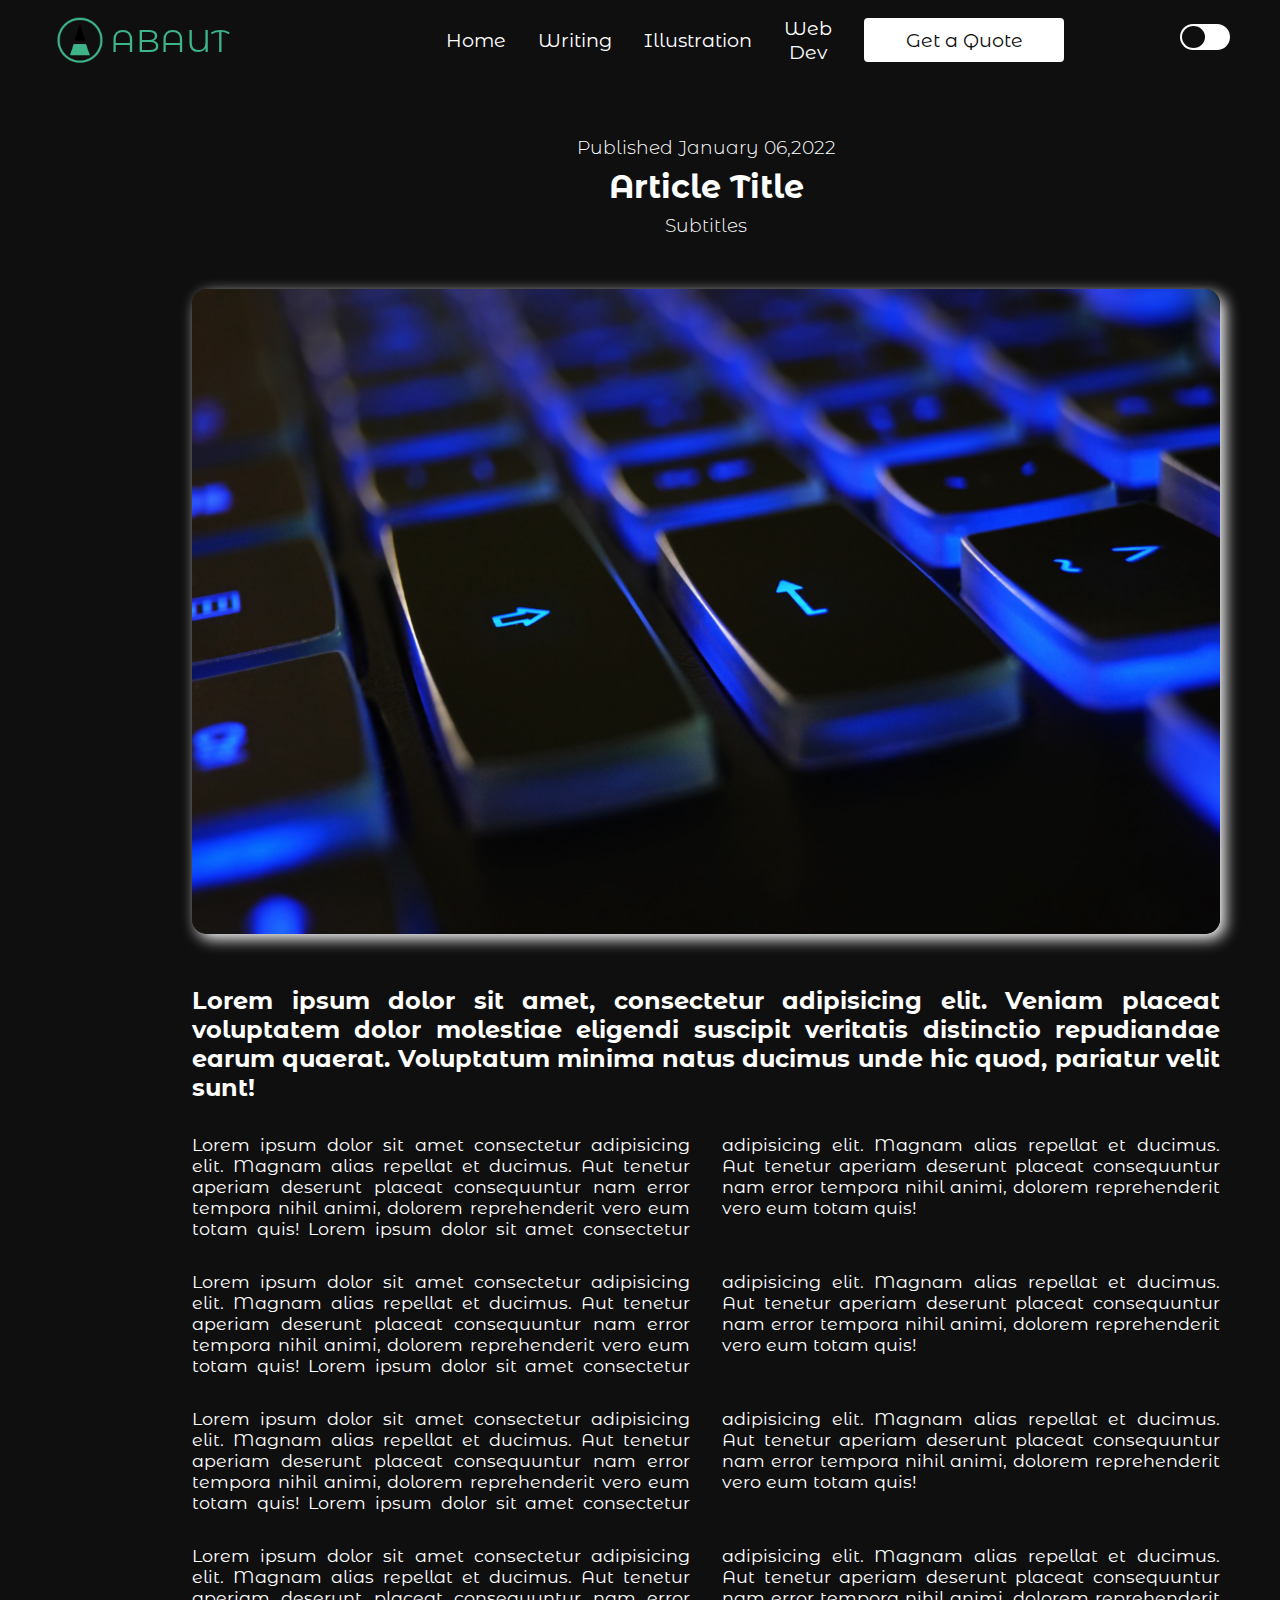
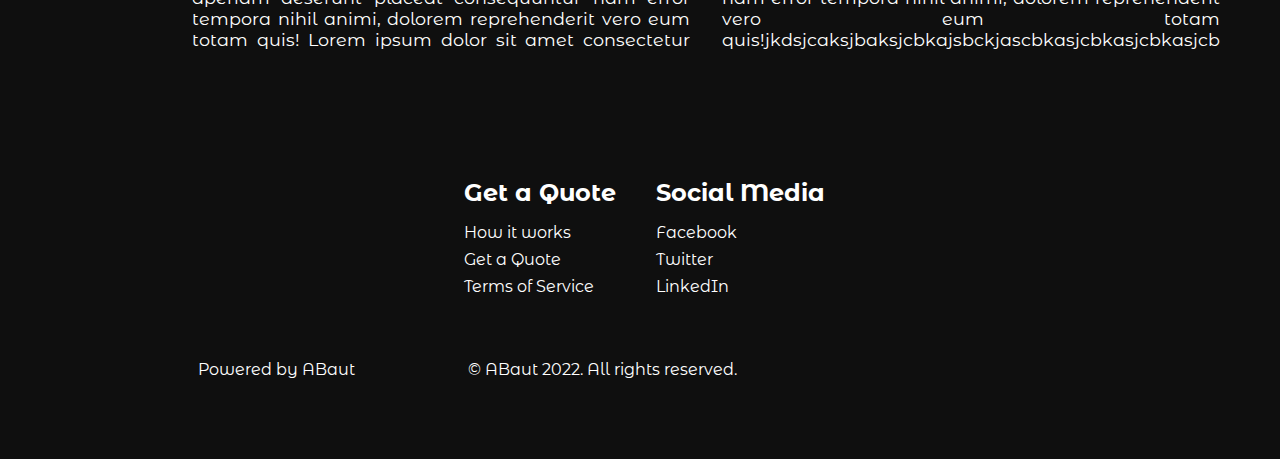
<file: article1.html>
<!DOCTYPE html>
<html lang="en">
<head>
    <meta charset="UTF-8">
    <meta http-equiv="X-UA-Compatible" content="IE=edge">
    <meta name="viewport" content="width=device-width, initial-scale=1.0">
    <title>Writing Services</title>
    <link rel="stylesheet" href="styles.css">
    <link rel="stylesheet" href="https://use.fontawesome.com/releases/v5.15.4/css/all.css" 
    integrity="sha384-DyZ88mC6Up2uqS4h/KRgHuoeGwBcD4Ng9SiP4dIRy0EXTlnuz47vAwmeGwVChigm" 
    crossorigin="anonymous">
    <link rel="preconnect" href="https://fonts.googleapis.com">
    <link rel="preconnect" href="https://fonts.gstatic.com" crossorigin>
    <link href="https://fonts.googleapis.com/css2?family=Montserrat+Alternates:wght@100;300;400;500;700&display=swap" 
    rel="stylesheet"> 
</head>

<body>
<!-- Navbar Section-->
    <nav class="navbar">
    
    <div class="navbar__container">
    
    <a href="/index.html" id="navbar__logo"><img src="images/insta logo-01.svg" alt=""><b>ABAUT</b></a>
    
    <div class="navbar__toggle" id="mobile-menu">
        <span class="bar"></span>
        <span class="bar"></span>
        <span class="bar"></span>
    </div>

    <ul class="navbar__menu">
        <li class="navbar__item">
        <a href="/index.html" class="navbar__links">Home</a>
        </li>
        <li class="navbar__item">
        <a href="/articles.html" class="navbar__links">Writing</a>
        </li>
        <li class="navbar__item">
        <a href="/illustration.html" class="navbar__links">Illustration</a>
        </li>
        <a href="/webdev.html" class="navbar__links">Web Dev</a>
        </li>
        <li class="navbar__btn">
        <a href="/quote.html" class="button">Get a Quote</a>
        </li>
        
    </ul>

    <div>
        <input  type="checkbox" 
        class="checkbox"    id="checkbox">
        <label  for="checkbox"
        class="label">
        <i class="far fa-moon"></i>
        <i class="fas fa-sun"></i>
        <div class="ball"></div>
        </label>
    </div>
    
    </div>
    </nav>
    <!--Hero Section-->
    <div class="main">
            <div class="sample__container">
                
                <div class="sample-date">
                    <h3>Published January 06,2022</h3>
                </div>
                <div class="sample-header">
                    <h1>Article Title</h1>
                    <h3>Subtitles</h3>
                </div>

                <img src="/images/techimage.jpg" class="sample-image"/>

                <div class="sample-text">
                    <h2>Lorem ipsum dolor sit amet, consectetur adipisicing elit. 
                    Veniam placeat voluptatem dolor molestiae eligendi suscipit 
                    veritatis distinctio repudiandae earum quaerat. Voluptatum 
                    minima natus ducimus unde hic quod, pariatur velit sunt!
                    </h2>
                    <p>Lorem ipsum dolor sit amet consectetur adipisicing elit. Magnam 
                    alias repellat et ducimus. Aut tenetur aperiam deserunt placeat 
                    consequuntur nam error tempora nihil animi, dolorem reprehenderit 
                    vero eum totam quis!

                    Lorem ipsum dolor sit amet consectetur adipisicing elit. Magnam 
                    alias repellat et ducimus. Aut tenetur aperiam deserunt placeat 
                    consequuntur nam error tempora nihil animi, dolorem reprehenderit 
                    vero eum totam quis!
                    </p>
                    <p>Lorem ipsum dolor sit amet consectetur adipisicing elit. Magnam 
                    alias repellat et ducimus. Aut tenetur aperiam deserunt placeat 
                    consequuntur nam error tempora nihil animi, dolorem reprehenderit 
                    vero eum totam quis!

                    Lorem ipsum dolor sit amet consectetur adipisicing elit. Magnam 
                    alias repellat et ducimus. Aut tenetur aperiam deserunt placeat 
                    consequuntur nam error tempora nihil animi, dolorem reprehenderit 
                    vero eum totam quis!
                    </p>
                    <p>Lorem ipsum dolor sit amet consectetur adipisicing elit. Magnam 
                    alias repellat et ducimus. Aut tenetur aperiam deserunt placeat 
                    consequuntur nam error tempora nihil animi, dolorem reprehenderit 
                    vero eum totam quis!

                    Lorem ipsum dolor sit amet consectetur adipisicing elit. Magnam 
                    alias repellat et ducimus. Aut tenetur aperiam deserunt placeat 
                    consequuntur nam error tempora nihil animi, dolorem reprehenderit 
                    vero eum totam quis!
                    </p>
                    <p>Lorem ipsum dolor sit amet consectetur adipisicing elit. Magnam 
                    alias repellat et ducimus. Aut tenetur aperiam deserunt placeat 
                    consequuntur nam error tempora nihil animi, dolorem reprehenderit 
                    vero eum totam quis!

                    Lorem ipsum dolor sit amet consectetur adipisicing elit. Magnam 
                    alias repellat et ducimus. Aut tenetur aperiam deserunt placeat 
                    consequuntur nam error tempora nihil animi, dolorem reprehenderit 
                    vero eum totam quis!jkdsjcaksjbaksjcbkajsbckjascbkasjcbkasjcbkasjcb
                    </p>
                </div>

            </div>
    </div>


    

    <!--Footer section-->
    <div class="footer__container">
        <div class="footer__link">
            <div class="footer__link--wrapper">
                
                <div class="footer__link--items">
                    <h2>Get a Quote</h2>
                    <a href="/howitworks.html">How it works</a>
                    <a href="/quote.html">Get a Quote</a>
                    <a href="/termsofservice.html">Terms of Service</a>
                </div>

                <div class="footer__link--items">
                    <h2>Social Media</h2>
                    <a href="//facebook.com/abaut.freelancer">Facebook</a>
                    <a href="//twitter.com/ABaut__">Twitter</a>
                    <a href="//www.linkedin.com/in/abautfreelancer/">LinkedIn</a>
                </div>
            </div>
        </div>
        <div class="social__media">
            <div class="social__media--wrap">

                <div class="footer__logo">
                    <a href="/index.html" id="footer__logo"><i class="fas fa-pen"></i>
                    Powered by ABaut</a>
                </div>
                <p class="website__rights"> &copy; ABaut 2022. All rights reserved.</p>
                <div class="social__logos2">
                    <a
                      class="social__icon--link"
                      href="//facebook.com/abaut.freelancer"
                      target="_blank"
                      aria-label="Facebook"
                    >
                        <i class="fab fa-facebook-square"></i>
                    </a>
                    
                    <a
                      class="social__icon--link"
                      href="//twitter.com/ABaut__"
                      target="_blank"
                      aria-label="Twitter"
                    >
                      <i class="fab fa-twitter"></i>
                    </a>
                    
                    <a
                      class="social__icon--link"
                      href="//www.linkedin.com/in/abautfreelancer/"
                      target="_blank"
                      aria-label="LinkedIn"
                    >
                      <i class="fab fa-linkedin"></i>
                    </a>
                </div>
                
            </div>

        </div>
    </div>
    
    <script src='app.js'></script>

</body>
</html>
</file>
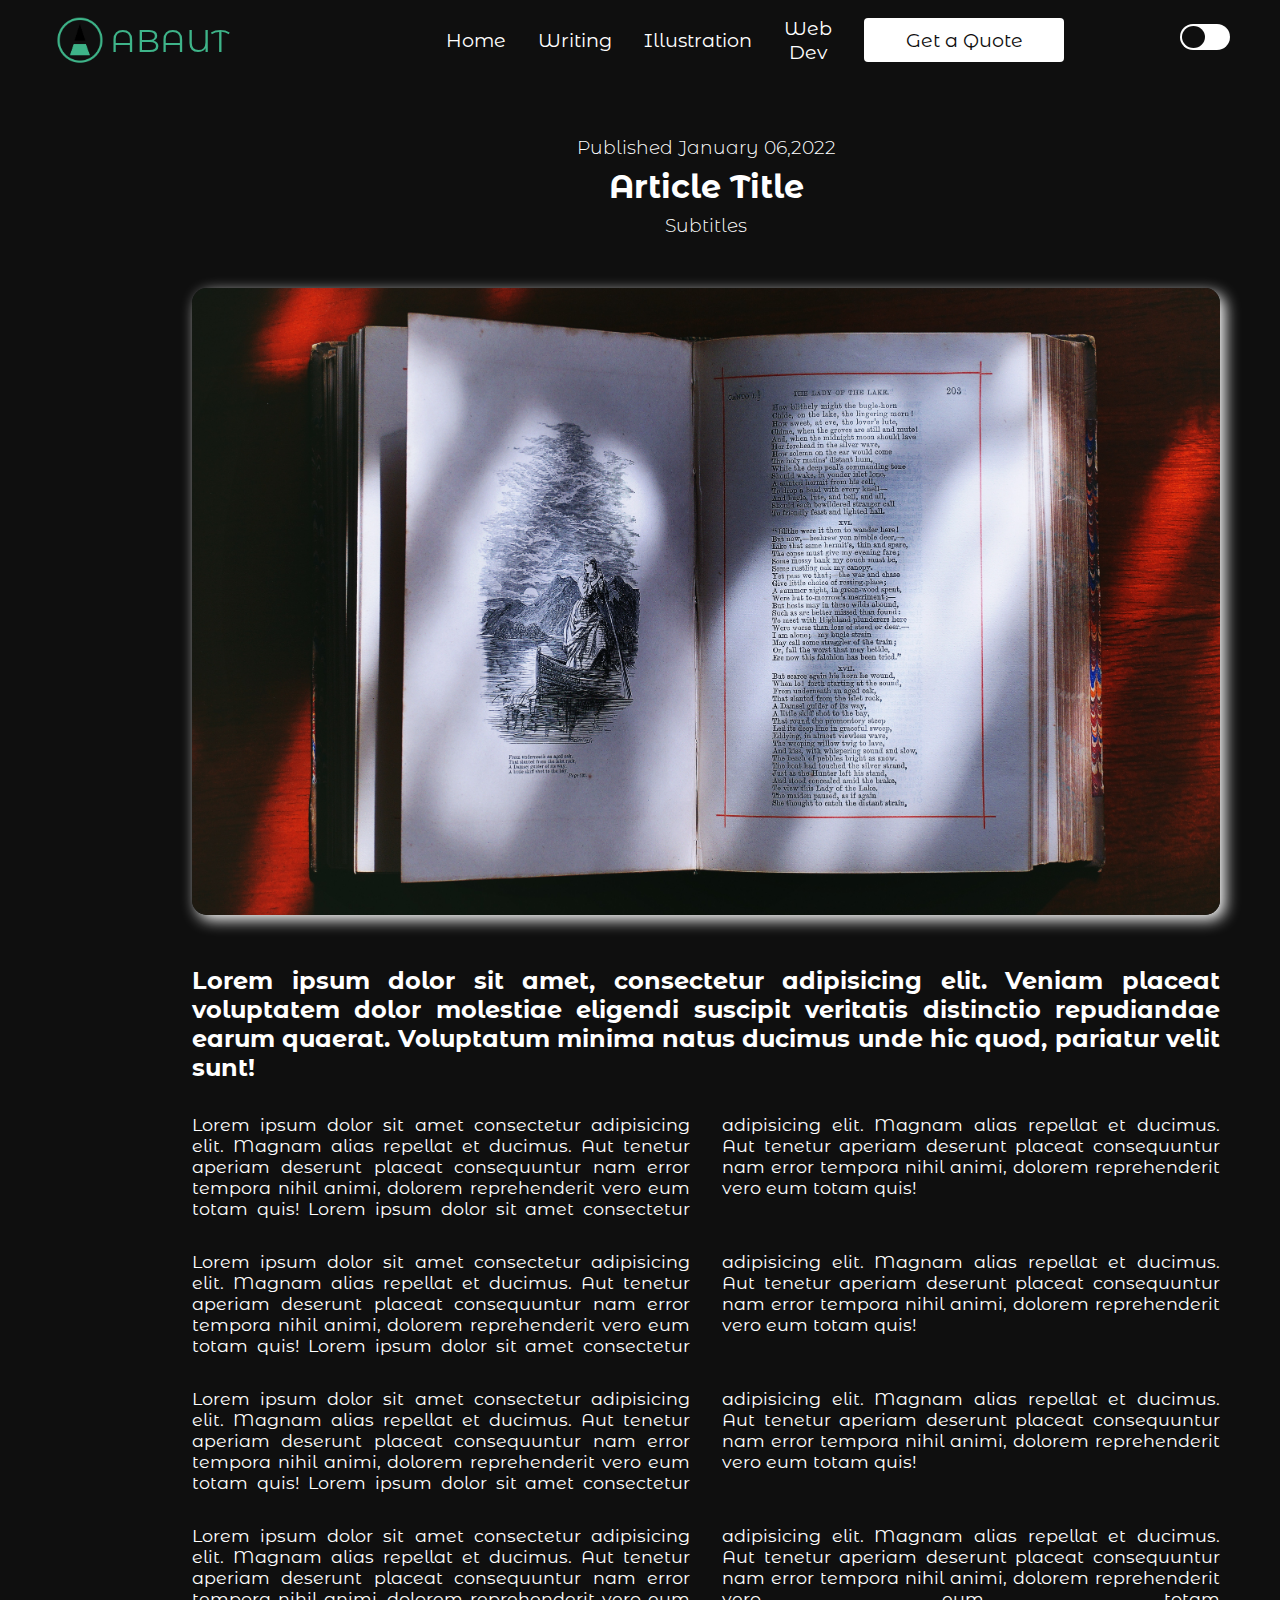
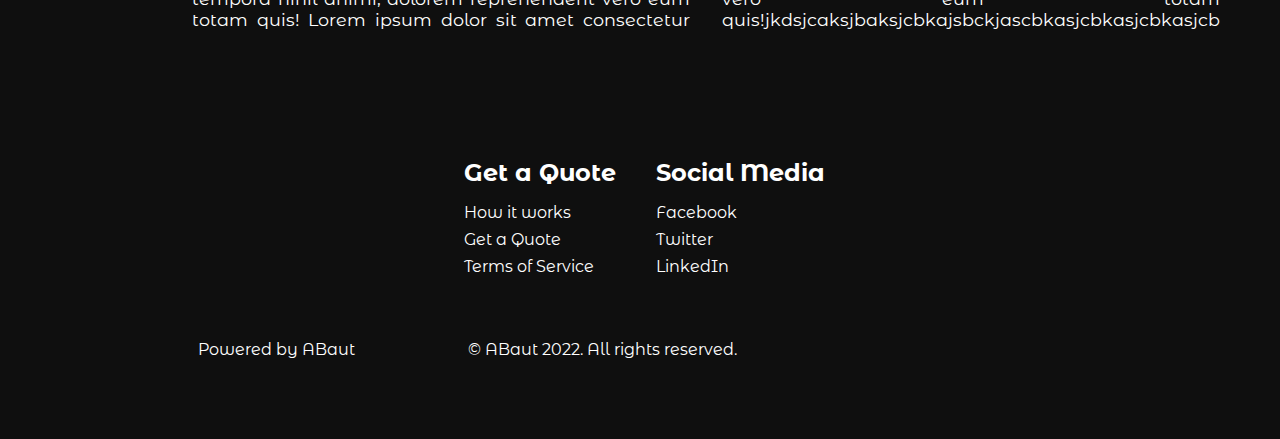
<file: article3.html>
<!DOCTYPE html>
<html lang="en">
<head>
    <meta charset="UTF-8">
    <meta http-equiv="X-UA-Compatible" content="IE=edge">
    <meta name="viewport" content="width=device-width, initial-scale=1.0">
    <title>Writing Services</title>
    <link rel="stylesheet" href="styles.css">
    <link rel="stylesheet" href="https://use.fontawesome.com/releases/v5.15.4/css/all.css" 
    integrity="sha384-DyZ88mC6Up2uqS4h/KRgHuoeGwBcD4Ng9SiP4dIRy0EXTlnuz47vAwmeGwVChigm" 
    crossorigin="anonymous">
    <link rel="preconnect" href="https://fonts.googleapis.com">
    <link rel="preconnect" href="https://fonts.gstatic.com" crossorigin>
    <link href="https://fonts.googleapis.com/css2?family=Montserrat+Alternates:wght@100;300;400;500;700&display=swap" 
    rel="stylesheet"> 
</head>

<body>
<!-- Navbar Section-->
    <nav class="navbar">
    
    <div class="navbar__container">
    
    <a href="/index.html" id="navbar__logo"><img src="images/insta logo-01.svg" alt=""><b>ABAUT</b></a>
    
    <div class="navbar__toggle" id="mobile-menu">
        <span class="bar"></span>
        <span class="bar"></span>
        <span class="bar"></span>
    </div>

    <ul class="navbar__menu">
        <li class="navbar__item">
        <a href="/index.html" class="navbar__links">Home</a>
        </li>
        <li class="navbar__item">
        <a href="/articles.html" class="navbar__links">Writing</a>
        </li>
        <li class="navbar__item">
        <a href="/illustration.html" class="navbar__links">Illustration</a>
        </li>
        <a href="/webdev.html" class="navbar__links">Web Dev</a>
        </li>
        <li class="navbar__btn">
        <a href="/quote.html" class="button">Get a Quote</a>
        </li>
        
    </ul>

    <div>
        <input  type="checkbox" 
        class="checkbox"    id="checkbox">
        <label  for="checkbox"
        class="label">
        <i class="far fa-moon"></i>
        <i class="fas fa-sun"></i>
        <div class="ball"></div>
        </label>
    </div>
    
    </div>
    </nav>
    <!--Hero Section-->
    <div class="main">
            <div class="sample__container">
                
                <div class="sample-date">
                    <h3>Published January 06,2022</h3>
                </div>
                <div class="sample-header">
                    <h1>Article Title</h1>
                    <h3>Subtitles</h3>
                </div>

                <img src="/images/historyimage.jpg" class="sample-image"/>

                <div class="sample-text">
                    <h2>Lorem ipsum dolor sit amet, consectetur adipisicing elit. 
                    Veniam placeat voluptatem dolor molestiae eligendi suscipit 
                    veritatis distinctio repudiandae earum quaerat. Voluptatum 
                    minima natus ducimus unde hic quod, pariatur velit sunt!
                    </h2>
                    <p>Lorem ipsum dolor sit amet consectetur adipisicing elit. Magnam 
                    alias repellat et ducimus. Aut tenetur aperiam deserunt placeat 
                    consequuntur nam error tempora nihil animi, dolorem reprehenderit 
                    vero eum totam quis!

                    Lorem ipsum dolor sit amet consectetur adipisicing elit. Magnam 
                    alias repellat et ducimus. Aut tenetur aperiam deserunt placeat 
                    consequuntur nam error tempora nihil animi, dolorem reprehenderit 
                    vero eum totam quis!
                    </p>
                    <p>Lorem ipsum dolor sit amet consectetur adipisicing elit. Magnam 
                    alias repellat et ducimus. Aut tenetur aperiam deserunt placeat 
                    consequuntur nam error tempora nihil animi, dolorem reprehenderit 
                    vero eum totam quis!

                    Lorem ipsum dolor sit amet consectetur adipisicing elit. Magnam 
                    alias repellat et ducimus. Aut tenetur aperiam deserunt placeat 
                    consequuntur nam error tempora nihil animi, dolorem reprehenderit 
                    vero eum totam quis!
                    </p>
                    <p>Lorem ipsum dolor sit amet consectetur adipisicing elit. Magnam 
                    alias repellat et ducimus. Aut tenetur aperiam deserunt placeat 
                    consequuntur nam error tempora nihil animi, dolorem reprehenderit 
                    vero eum totam quis!

                    Lorem ipsum dolor sit amet consectetur adipisicing elit. Magnam 
                    alias repellat et ducimus. Aut tenetur aperiam deserunt placeat 
                    consequuntur nam error tempora nihil animi, dolorem reprehenderit 
                    vero eum totam quis!
                    </p>
                    <p>Lorem ipsum dolor sit amet consectetur adipisicing elit. Magnam 
                    alias repellat et ducimus. Aut tenetur aperiam deserunt placeat 
                    consequuntur nam error tempora nihil animi, dolorem reprehenderit 
                    vero eum totam quis!

                    Lorem ipsum dolor sit amet consectetur adipisicing elit. Magnam 
                    alias repellat et ducimus. Aut tenetur aperiam deserunt placeat 
                    consequuntur nam error tempora nihil animi, dolorem reprehenderit 
                    vero eum totam quis!jkdsjcaksjbaksjcbkajsbckjascbkasjcbkasjcbkasjcb
                    </p>
                </div>

            </div>
    </div>


    

    <!--Footer section-->
    <div class="footer__container">
        <div class="footer__link">
            <div class="footer__link--wrapper">
                
                <div class="footer__link--items">
                    <h2>Get a Quote</h2>
                    <a href="/howitworks.html">How it works</a>
                    <a href="/quote.html">Get a Quote</a>
                    <a href="/termsofservice.html">Terms of Service</a>
                </div>

                <div class="footer__link--items">
                    <h2>Social Media</h2>
                    <a href="//facebook.com/abaut.freelancer">Facebook</a>
                    <a href="//twitter.com/ABaut__">Twitter</a>
                    <a href="//www.linkedin.com/in/abautfreelancer/">LinkedIn</a>
                </div>
            </div>
        </div>
        <div class="social__media">
            <div class="social__media--wrap">

                <div class="footer__logo">
                    <a href="/index.html" id="footer__logo"><i class="fas fa-pen"></i>
                    Powered by ABaut</a>
                </div>
                <p class="website__rights"> &copy; ABaut 2022. All rights reserved.</p>
                <div class="social__logos2">
                    <a
                      class="social__icon--link"
                      href="//facebook.com/abaut.freelancer"
                      target="_blank"
                      aria-label="Facebook"
                    >
                        <i class="fab fa-facebook-square"></i>
                    </a>
                    
                    <a
                      class="social__icon--link"
                      href="//twitter.com/ABaut__"
                      target="_blank"
                      aria-label="Twitter"
                    >
                      <i class="fab fa-twitter"></i>
                    </a>
                    
                    <a
                      class="social__icon--link"
                      href="//www.linkedin.com/in/abautfreelancer/"
                      target="_blank"
                      aria-label="LinkedIn"
                    >
                      <i class="fab fa-linkedin"></i>
                    </a>
                </div>
                
            </div>

        </div>
    </div>
    
    <script src='app.js'></script>

</body>
</html>
</file>
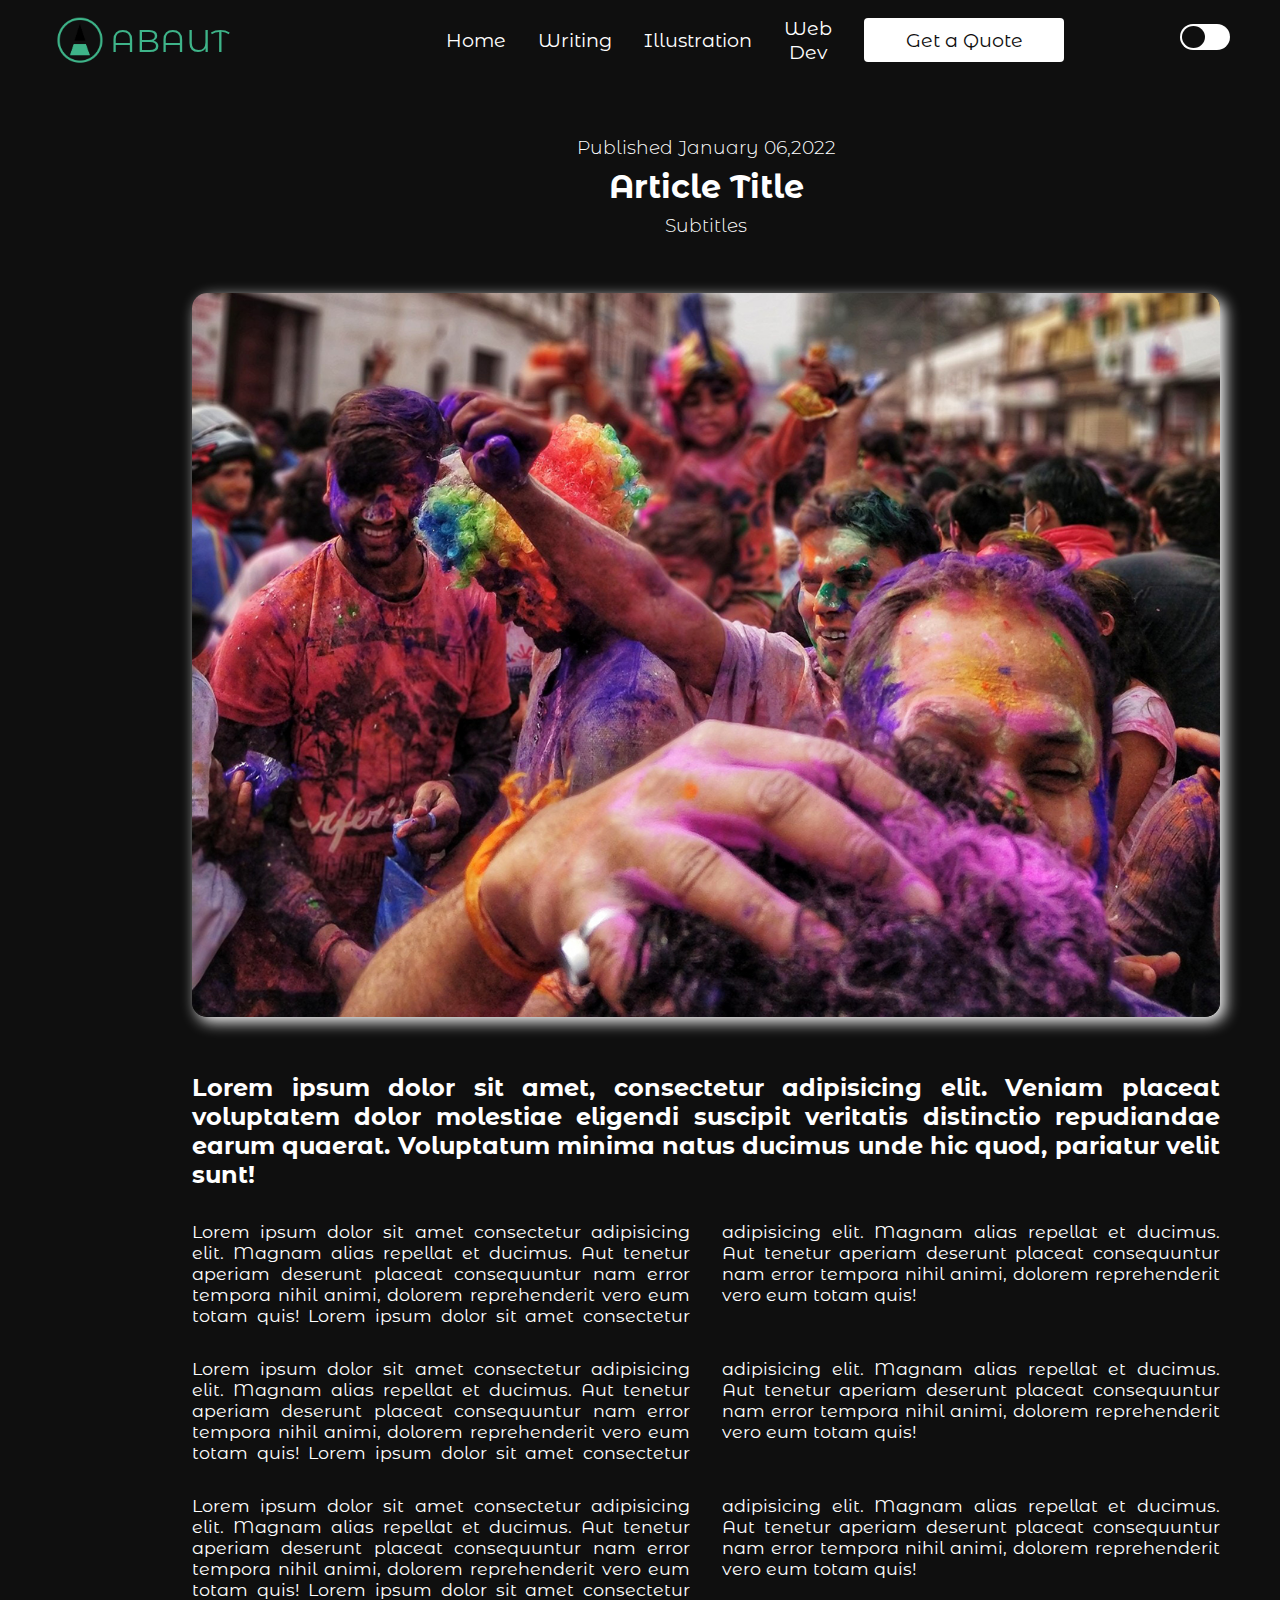
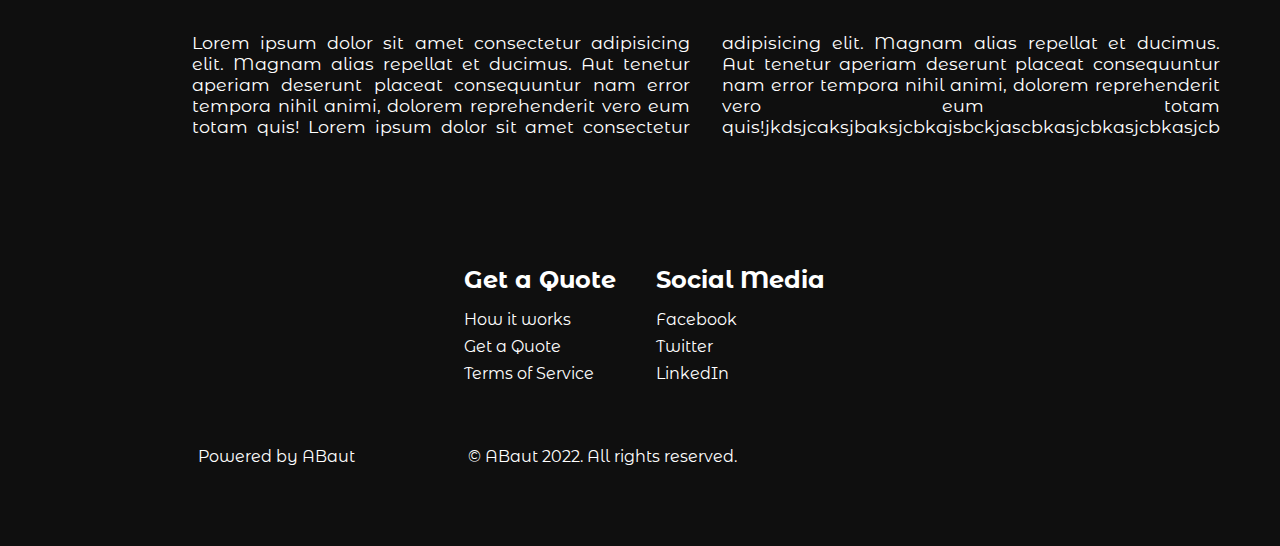
<file: article4.html>
<!DOCTYPE html>
<html lang="en">
<head>
    <meta charset="UTF-8">
    <meta http-equiv="X-UA-Compatible" content="IE=edge">
    <meta name="viewport" content="width=device-width, initial-scale=1.0">
    <title>Writing Services</title>
    <link rel="stylesheet" href="styles.css">
    <link rel="stylesheet" href="https://use.fontawesome.com/releases/v5.15.4/css/all.css" 
    integrity="sha384-DyZ88mC6Up2uqS4h/KRgHuoeGwBcD4Ng9SiP4dIRy0EXTlnuz47vAwmeGwVChigm" 
    crossorigin="anonymous">
    <link rel="preconnect" href="https://fonts.googleapis.com">
    <link rel="preconnect" href="https://fonts.gstatic.com" crossorigin>
    <link href="https://fonts.googleapis.com/css2?family=Montserrat+Alternates:wght@100;300;400;500;700&display=swap" 
    rel="stylesheet"> 
</head>

<body>
<!-- Navbar Section-->
    <nav class="navbar">
    
    <div class="navbar__container">
    
    <a href="/index.html" id="navbar__logo"><img src="images/insta logo-01.svg" alt=""><b>ABAUT</b></a>
    
    <div class="navbar__toggle" id="mobile-menu">
        <span class="bar"></span>
        <span class="bar"></span>
        <span class="bar"></span>
    </div>

    <ul class="navbar__menu">
        <li class="navbar__item">
        <a href="/index.html" class="navbar__links">Home</a>
        </li>
        <li class="navbar__item">
        <a href="/articles.html" class="navbar__links">Writing</a>
        </li>
        <li class="navbar__item">
        <a href="/illustration.html" class="navbar__links">Illustration</a>
        </li>
        <a href="/webdev.html" class="navbar__links">Web Dev</a>
        </li>
        <li class="navbar__btn">
        <a href="/quote.html" class="button">Get a Quote</a>
        </li>
        
    </ul>

    <div>
        <input  type="checkbox" 
        class="checkbox"    id="checkbox">
        <label  for="checkbox"
        class="label">
        <i class="far fa-moon"></i>
        <i class="fas fa-sun"></i>
        <div class="ball"></div>
        </label>
    </div>
    
    </div>
    </nav>
    <!--Hero Section-->
    <div class="main">
            <div class="sample__container">
                
                <div class="sample-date">
                    <h3>Published January 06,2022</h3>
                </div>
                <div class="sample-header">
                    <h1>Article Title</h1>
                    <h3>Subtitles</h3>
                </div>

                <img src="/images/cultureimage.jpg" class="sample-image"/>

                <div class="sample-text">
                    <h2>Lorem ipsum dolor sit amet, consectetur adipisicing elit. 
                    Veniam placeat voluptatem dolor molestiae eligendi suscipit 
                    veritatis distinctio repudiandae earum quaerat. Voluptatum 
                    minima natus ducimus unde hic quod, pariatur velit sunt!
                    </h2>
                    <p>Lorem ipsum dolor sit amet consectetur adipisicing elit. Magnam 
                    alias repellat et ducimus. Aut tenetur aperiam deserunt placeat 
                    consequuntur nam error tempora nihil animi, dolorem reprehenderit 
                    vero eum totam quis!

                    Lorem ipsum dolor sit amet consectetur adipisicing elit. Magnam 
                    alias repellat et ducimus. Aut tenetur aperiam deserunt placeat 
                    consequuntur nam error tempora nihil animi, dolorem reprehenderit 
                    vero eum totam quis!
                    </p>
                    <p>Lorem ipsum dolor sit amet consectetur adipisicing elit. Magnam 
                    alias repellat et ducimus. Aut tenetur aperiam deserunt placeat 
                    consequuntur nam error tempora nihil animi, dolorem reprehenderit 
                    vero eum totam quis!

                    Lorem ipsum dolor sit amet consectetur adipisicing elit. Magnam 
                    alias repellat et ducimus. Aut tenetur aperiam deserunt placeat 
                    consequuntur nam error tempora nihil animi, dolorem reprehenderit 
                    vero eum totam quis!
                    </p>
                    <p>Lorem ipsum dolor sit amet consectetur adipisicing elit. Magnam 
                    alias repellat et ducimus. Aut tenetur aperiam deserunt placeat 
                    consequuntur nam error tempora nihil animi, dolorem reprehenderit 
                    vero eum totam quis!

                    Lorem ipsum dolor sit amet consectetur adipisicing elit. Magnam 
                    alias repellat et ducimus. Aut tenetur aperiam deserunt placeat 
                    consequuntur nam error tempora nihil animi, dolorem reprehenderit 
                    vero eum totam quis!
                    </p>
                    <p>Lorem ipsum dolor sit amet consectetur adipisicing elit. Magnam 
                    alias repellat et ducimus. Aut tenetur aperiam deserunt placeat 
                    consequuntur nam error tempora nihil animi, dolorem reprehenderit 
                    vero eum totam quis!

                    Lorem ipsum dolor sit amet consectetur adipisicing elit. Magnam 
                    alias repellat et ducimus. Aut tenetur aperiam deserunt placeat 
                    consequuntur nam error tempora nihil animi, dolorem reprehenderit 
                    vero eum totam quis!jkdsjcaksjbaksjcbkajsbckjascbkasjcbkasjcbkasjcb
                    </p>
                </div>

            </div>
    </div>


    

    <!--Footer section-->
    <div class="footer__container">
        <div class="footer__link">
            <div class="footer__link--wrapper">
                
                <div class="footer__link--items">
                    <h2>Get a Quote</h2>
                    <a href="/howitworks.html">How it works</a>
                    <a href="/quote.html">Get a Quote</a>
                    <a href="/termsofservice.html">Terms of Service</a>
                </div>

                <div class="footer__link--items">
                    <h2>Social Media</h2>
                    <a href="//facebook.com/abaut.freelancer">Facebook</a>
                    <a href="//twitter.com/ABaut__">Twitter</a>
                    <a href="//www.linkedin.com/in/abautfreelancer/">LinkedIn</a>
                </div>
            </div>
        </div>
        <div class="social__media">
            <div class="social__media--wrap">

                <div class="footer__logo">
                    <a href="/index.html" id="footer__logo"><i class="fas fa-pen"></i>
                    Powered by ABaut</a>
                </div>
                <p class="website__rights"> &copy; ABaut 2022. All rights reserved.</p>
                <div class="social__logos2">
                    <a
                      class="social__icon--link"
                      href="//facebook.com/abaut.freelancer"
                      target="_blank"
                      aria-label="Facebook"
                    >
                        <i class="fab fa-facebook-square"></i>
                    </a>
                    
                    <a
                      class="social__icon--link"
                      href="//twitter.com/ABaut__"
                      target="_blank"
                      aria-label="Twitter"
                    >
                      <i class="fab fa-twitter"></i>
                    </a>
                    
                    <a
                      class="social__icon--link"
                      href="//www.linkedin.com/in/abautfreelancer/"
                      target="_blank"
                      aria-label="LinkedIn"
                    >
                      <i class="fab fa-linkedin"></i>
                    </a>
                </div>
                
            </div>

        </div>
    </div>
    
    <script src='app.js'></script>
    

</body>
</html>
</file>
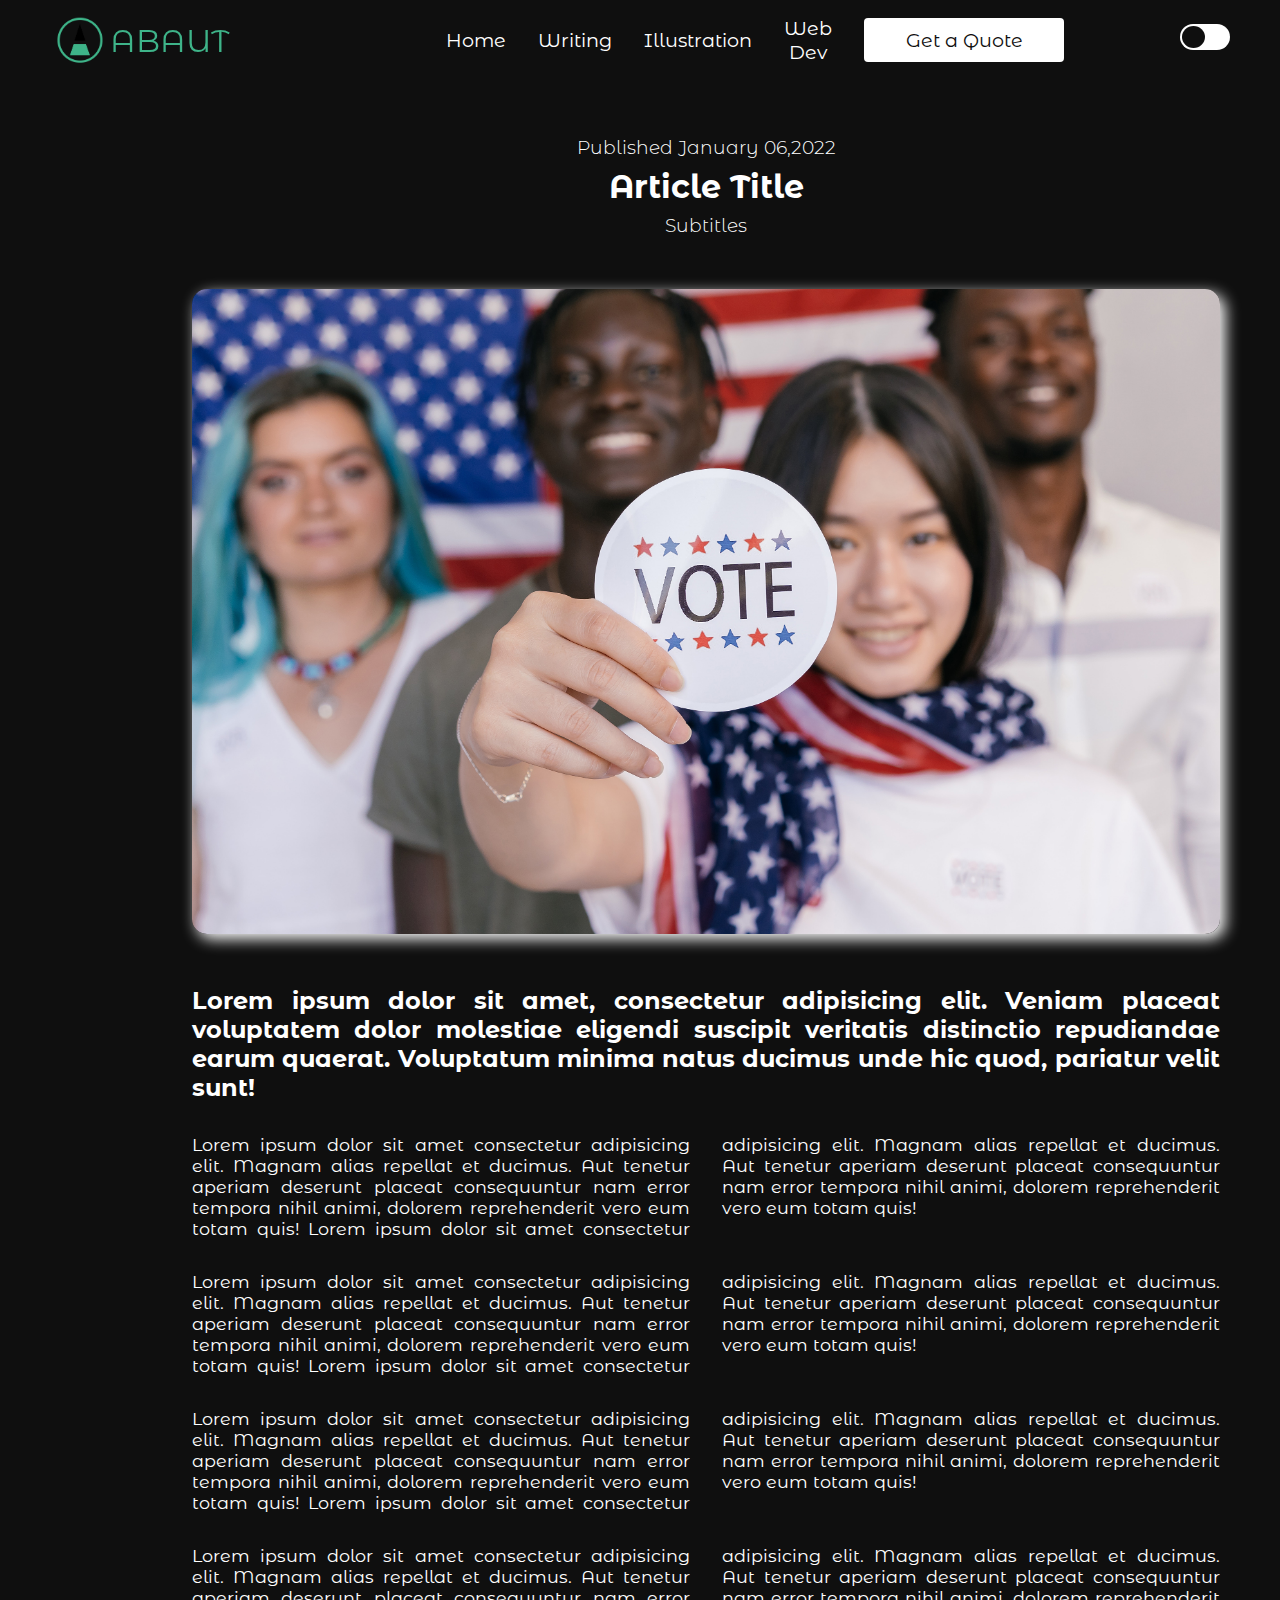
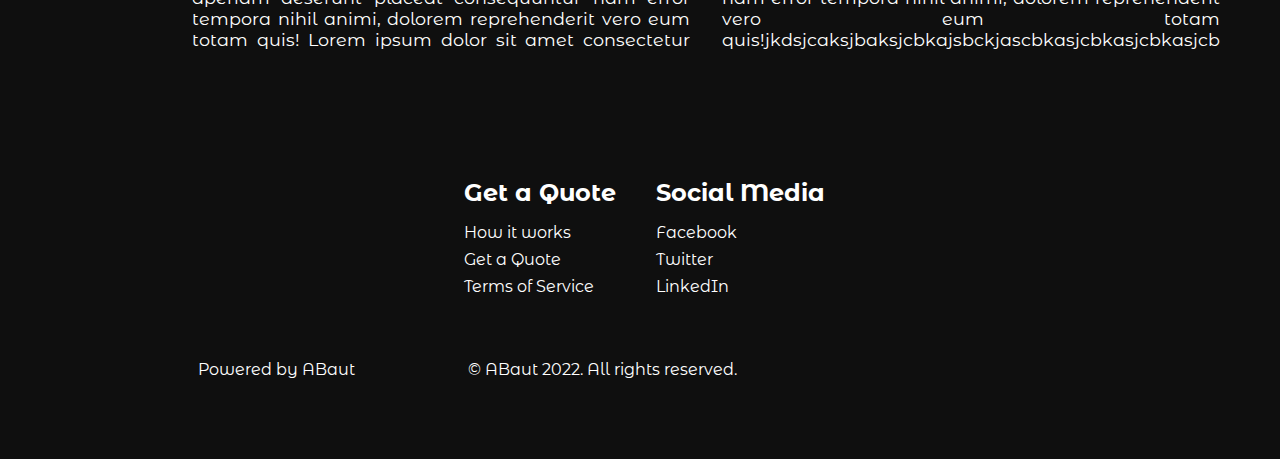
<file: article5.html>
<!DOCTYPE html>
<html lang="en">
<head>
    <meta charset="UTF-8">
    <meta http-equiv="X-UA-Compatible" content="IE=edge">
    <meta name="viewport" content="width=device-width, initial-scale=1.0">
    <title>Writing Services</title>
    <link rel="stylesheet" href="styles.css">
    <link rel="stylesheet" href="https://use.fontawesome.com/releases/v5.15.4/css/all.css" 
    integrity="sha384-DyZ88mC6Up2uqS4h/KRgHuoeGwBcD4Ng9SiP4dIRy0EXTlnuz47vAwmeGwVChigm" 
    crossorigin="anonymous">
    <link rel="preconnect" href="https://fonts.googleapis.com">
    <link rel="preconnect" href="https://fonts.gstatic.com" crossorigin>
    <link href="https://fonts.googleapis.com/css2?family=Montserrat+Alternates:wght@100;300;400;500;700&display=swap" 
    rel="stylesheet"> 
</head>

<body>
<!-- Navbar Section-->
    <nav class="navbar">
    
    <div class="navbar__container">
    
    <a href="/index.html" id="navbar__logo"><img src="images/insta logo-01.svg" alt=""><b>ABAUT</b></a>
    
    <div class="navbar__toggle" id="mobile-menu">
        <span class="bar"></span>
        <span class="bar"></span>
        <span class="bar"></span>
    </div>

    <ul class="navbar__menu">
        <li class="navbar__item">
        <a href="/index.html" class="navbar__links">Home</a>
        </li>
        <li class="navbar__item">
        <a href="/articles.html" class="navbar__links">Writing</a>
        </li>
        <li class="navbar__item">
        <a href="/illustration.html" class="navbar__links">Illustration</a>
        </li>
        <a href="/webdev.html" class="navbar__links">Web Dev</a>
        </li>
        <li class="navbar__btn">
        <a href="/quote.html" class="button">Get a Quote</a>
        </li>
        
    </ul>

    <div>
        <input  type="checkbox" 
        class="checkbox"    id="checkbox">
        <label  for="checkbox"
        class="label">
        <i class="far fa-moon"></i>
        <i class="fas fa-sun"></i>
        <div class="ball"></div>
        </label>
    </div>
    
    </div>
    </nav>
    <!--Hero Section-->
    <div class="main">
            <div class="sample__container">
                
                <div class="sample-date">
                    <h3>Published January 06,2022</h3>
                </div>
                <div class="sample-header">
                    <h1>Article Title</h1>
                    <h3>Subtitles</h3>
                </div>

                <img src="/images/politicsimage.jpg" class="sample-image"/>

                <div class="sample-text">
                    <h2>Lorem ipsum dolor sit amet, consectetur adipisicing elit. 
                    Veniam placeat voluptatem dolor molestiae eligendi suscipit 
                    veritatis distinctio repudiandae earum quaerat. Voluptatum 
                    minima natus ducimus unde hic quod, pariatur velit sunt!
                    </h2>
                    <p>Lorem ipsum dolor sit amet consectetur adipisicing elit. Magnam 
                    alias repellat et ducimus. Aut tenetur aperiam deserunt placeat 
                    consequuntur nam error tempora nihil animi, dolorem reprehenderit 
                    vero eum totam quis!

                    Lorem ipsum dolor sit amet consectetur adipisicing elit. Magnam 
                    alias repellat et ducimus. Aut tenetur aperiam deserunt placeat 
                    consequuntur nam error tempora nihil animi, dolorem reprehenderit 
                    vero eum totam quis!
                    </p>
                    <p>Lorem ipsum dolor sit amet consectetur adipisicing elit. Magnam 
                    alias repellat et ducimus. Aut tenetur aperiam deserunt placeat 
                    consequuntur nam error tempora nihil animi, dolorem reprehenderit 
                    vero eum totam quis!

                    Lorem ipsum dolor sit amet consectetur adipisicing elit. Magnam 
                    alias repellat et ducimus. Aut tenetur aperiam deserunt placeat 
                    consequuntur nam error tempora nihil animi, dolorem reprehenderit 
                    vero eum totam quis!
                    </p>
                    <p>Lorem ipsum dolor sit amet consectetur adipisicing elit. Magnam 
                    alias repellat et ducimus. Aut tenetur aperiam deserunt placeat 
                    consequuntur nam error tempora nihil animi, dolorem reprehenderit 
                    vero eum totam quis!

                    Lorem ipsum dolor sit amet consectetur adipisicing elit. Magnam 
                    alias repellat et ducimus. Aut tenetur aperiam deserunt placeat 
                    consequuntur nam error tempora nihil animi, dolorem reprehenderit 
                    vero eum totam quis!
                    </p>
                    <p>Lorem ipsum dolor sit amet consectetur adipisicing elit. Magnam 
                    alias repellat et ducimus. Aut tenetur aperiam deserunt placeat 
                    consequuntur nam error tempora nihil animi, dolorem reprehenderit 
                    vero eum totam quis!

                    Lorem ipsum dolor sit amet consectetur adipisicing elit. Magnam 
                    alias repellat et ducimus. Aut tenetur aperiam deserunt placeat 
                    consequuntur nam error tempora nihil animi, dolorem reprehenderit 
                    vero eum totam quis!jkdsjcaksjbaksjcbkajsbckjascbkasjcbkasjcbkasjcb
                    </p>
                </div>

            </div>
    </div>


    

    <!--Footer section-->
    <div class="footer__container">
        <div class="footer__link">
            <div class="footer__link--wrapper">
                
                <div class="footer__link--items">
                    <h2>Get a Quote</h2>
                    <a href="/howitworks.html">How it works</a>
                    <a href="/quote.html">Get a Quote</a>
                    <a href="/termsofservice.html">Terms of Service</a>
                </div>

                <div class="footer__link--items">
                    <h2>Social Media</h2>
                    <a href="//facebook.com/abaut.freelancer">Facebook</a>
                    <a href="//twitter.com/ABaut__">Twitter</a>
                    <a href="//www.linkedin.com/in/abautfreelancer/">LinkedIn</a>
                </div>
            </div>
        </div>
        <div class="social__media">
            <div class="social__media--wrap">

                <div class="footer__logo">
                    <a href="/index.html" id="footer__logo"><i class="fas fa-pen"></i>
                    Powered by ABaut</a>
                </div>
                <p class="website__rights"> &copy; ABaut 2022. All rights reserved.</p>
                <div class="social__logos2">
                    <a
                      class="social__icon--link"
                      href="//facebook.com/abaut.freelancer"
                      target="_blank"
                      aria-label="Facebook"
                    >
                        <i class="fab fa-facebook-square"></i>
                    </a>
                    
                    <a
                      class="social__icon--link"
                      href="//twitter.com/ABaut__"
                      target="_blank"
                      aria-label="Twitter"
                    >
                      <i class="fab fa-twitter"></i>
                    </a>
                    
                    <a
                      class="social__icon--link"
                      href="//www.linkedin.com/in/abautfreelancer/"
                      target="_blank"
                      aria-label="LinkedIn"
                    >
                      <i class="fab fa-linkedin"></i>
                    </a>
                </div>
                
            </div>

        </div>
    </div>
    
    <script src='app.js'></script>

</body>
</html>
</file>
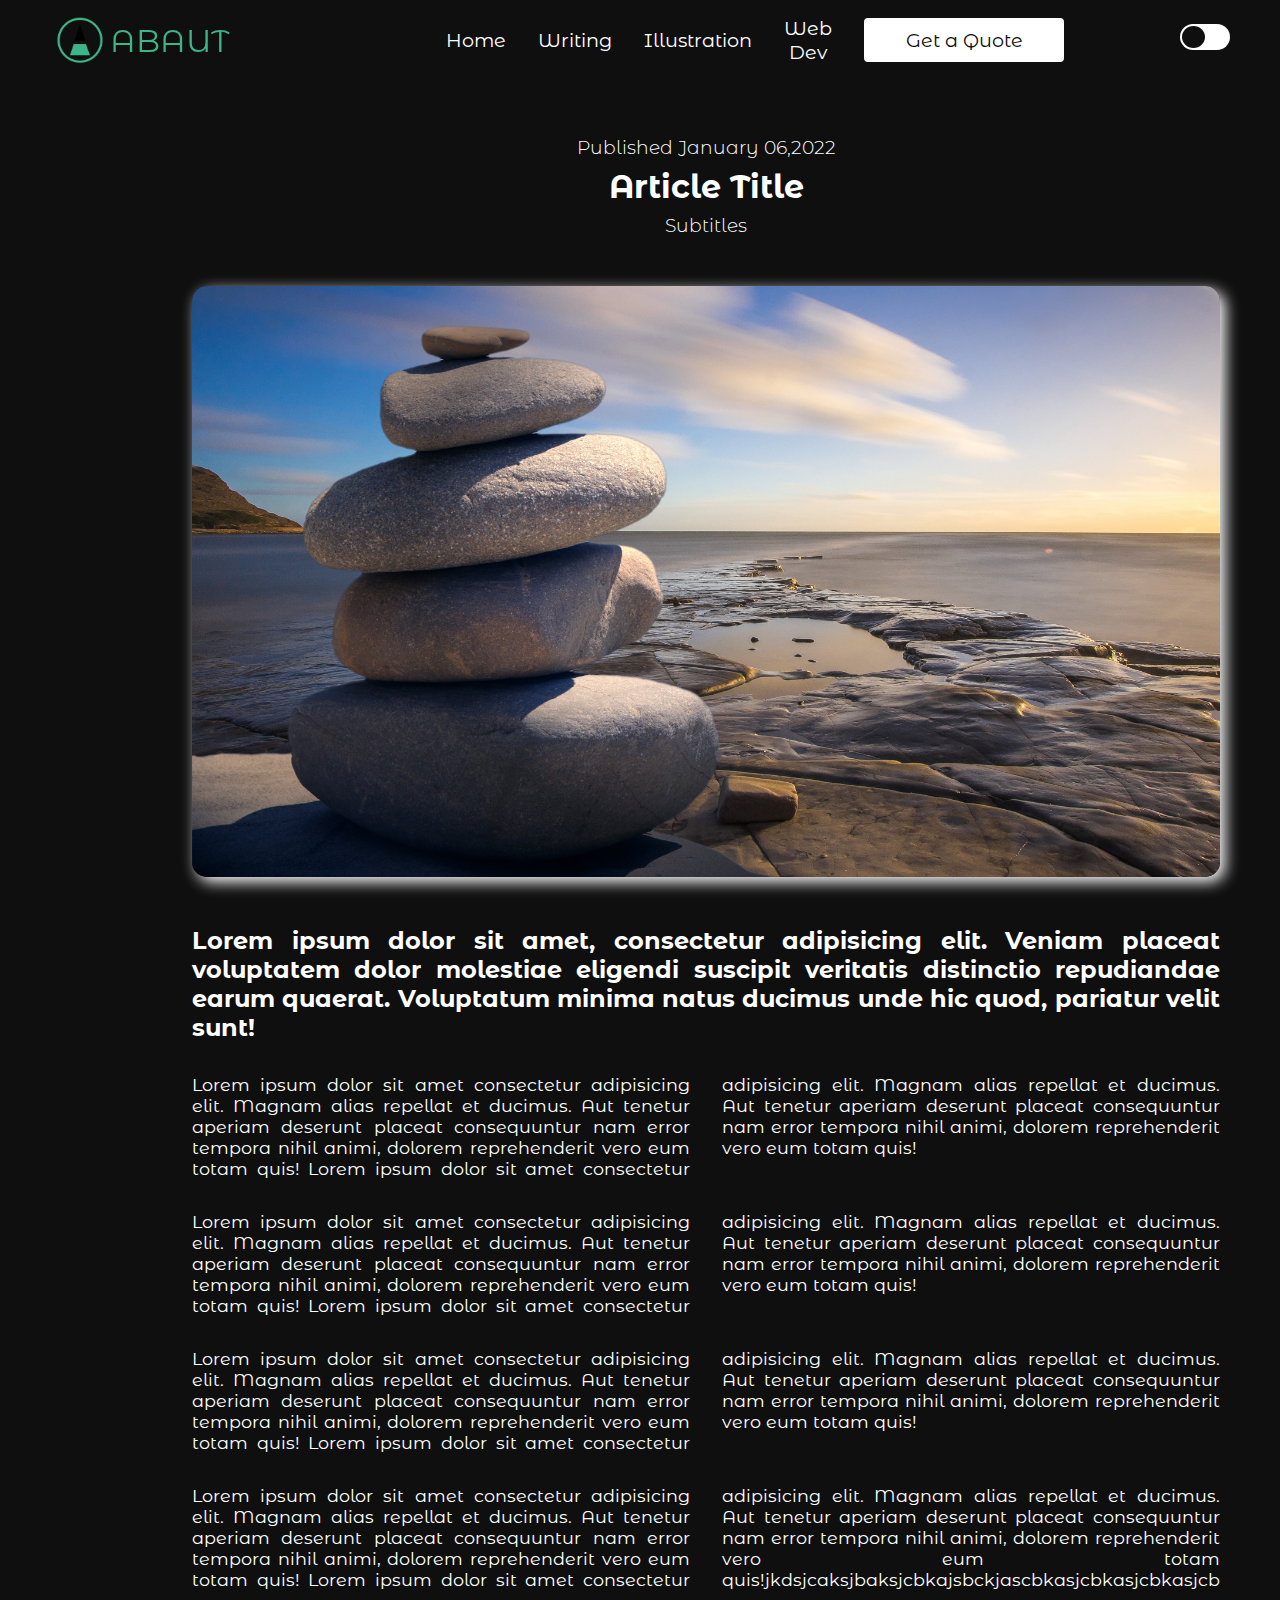
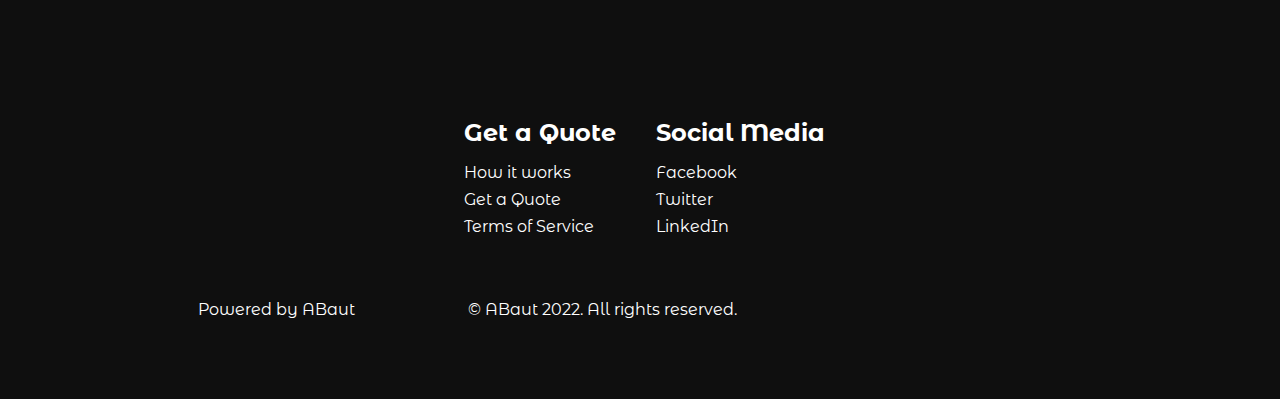
<file: article6.html>
<!DOCTYPE html>
<html lang="en">
<head>
    <meta charset="UTF-8">
    <meta http-equiv="X-UA-Compatible" content="IE=edge">
    <meta name="viewport" content="width=device-width, initial-scale=1.0">
    <title>Writing Services</title>
    <link rel="stylesheet" href="styles.css">
    <link rel="stylesheet" href="https://use.fontawesome.com/releases/v5.15.4/css/all.css" 
    integrity="sha384-DyZ88mC6Up2uqS4h/KRgHuoeGwBcD4Ng9SiP4dIRy0EXTlnuz47vAwmeGwVChigm" 
    crossorigin="anonymous">
    <link rel="preconnect" href="https://fonts.googleapis.com">
    <link rel="preconnect" href="https://fonts.gstatic.com" crossorigin>
    <link href="https://fonts.googleapis.com/css2?family=Montserrat+Alternates:wght@100;300;400;500;700&display=swap" 
    rel="stylesheet"> 
</head>

<body>
<!-- Navbar Section-->
    <nav class="navbar">
    
    <div class="navbar__container">
    
    <a href="/index.html" id="navbar__logo"><img src="images/insta logo-01.svg" alt=""><b>ABAUT</b></a>
    
    <div class="navbar__toggle" id="mobile-menu">
        <span class="bar"></span>
        <span class="bar"></span>
        <span class="bar"></span>
    </div>

    <ul class="navbar__menu">
        <li class="navbar__item">
        <a href="/index.html" class="navbar__links">Home</a>
        </li>
        <li class="navbar__item">
        <a href="/articles.html" class="navbar__links">Writing</a>
        </li>
        <li class="navbar__item">
        <a href="/illustration.html" class="navbar__links">Illustration</a>
        </li>
        <a href="/webdev.html" class="navbar__links">Web Dev</a>
        </li>
        <li class="navbar__btn">
        <a href="/quote.html" class="button">Get a Quote</a>
        </li>
        
    </ul>

    <div>
        <input  type="checkbox" 
        class="checkbox"    id="checkbox">
        <label  for="checkbox"
        class="label">
        <i class="far fa-moon"></i>
        <i class="fas fa-sun"></i>
        <div class="ball"></div>
        </label>
    </div>
    
    </div>
    </nav>
    <!--Hero Section-->
    <div class="main">
            <div class="sample__container">
                
                <div class="sample-date">
                    <h3>Published January 06,2022</h3>
                </div>
                <div class="sample-header">
                    <h1>Article Title</h1>
                    <h3>Subtitles</h3>
                </div>

                <img src="/images/wellnessimage.jpg" class="sample-image"/>

                <div class="sample-text">
                    <h2>Lorem ipsum dolor sit amet, consectetur adipisicing elit. 
                    Veniam placeat voluptatem dolor molestiae eligendi suscipit 
                    veritatis distinctio repudiandae earum quaerat. Voluptatum 
                    minima natus ducimus unde hic quod, pariatur velit sunt!
                    </h2>
                    <p>Lorem ipsum dolor sit amet consectetur adipisicing elit. Magnam 
                    alias repellat et ducimus. Aut tenetur aperiam deserunt placeat 
                    consequuntur nam error tempora nihil animi, dolorem reprehenderit 
                    vero eum totam quis!

                    Lorem ipsum dolor sit amet consectetur adipisicing elit. Magnam 
                    alias repellat et ducimus. Aut tenetur aperiam deserunt placeat 
                    consequuntur nam error tempora nihil animi, dolorem reprehenderit 
                    vero eum totam quis!
                    </p>
                    <p>Lorem ipsum dolor sit amet consectetur adipisicing elit. Magnam 
                    alias repellat et ducimus. Aut tenetur aperiam deserunt placeat 
                    consequuntur nam error tempora nihil animi, dolorem reprehenderit 
                    vero eum totam quis!

                    Lorem ipsum dolor sit amet consectetur adipisicing elit. Magnam 
                    alias repellat et ducimus. Aut tenetur aperiam deserunt placeat 
                    consequuntur nam error tempora nihil animi, dolorem reprehenderit 
                    vero eum totam quis!
                    </p>
                    <p>Lorem ipsum dolor sit amet consectetur adipisicing elit. Magnam 
                    alias repellat et ducimus. Aut tenetur aperiam deserunt placeat 
                    consequuntur nam error tempora nihil animi, dolorem reprehenderit 
                    vero eum totam quis!

                    Lorem ipsum dolor sit amet consectetur adipisicing elit. Magnam 
                    alias repellat et ducimus. Aut tenetur aperiam deserunt placeat 
                    consequuntur nam error tempora nihil animi, dolorem reprehenderit 
                    vero eum totam quis!
                    </p>
                    <p>Lorem ipsum dolor sit amet consectetur adipisicing elit. Magnam 
                    alias repellat et ducimus. Aut tenetur aperiam deserunt placeat 
                    consequuntur nam error tempora nihil animi, dolorem reprehenderit 
                    vero eum totam quis!

                    Lorem ipsum dolor sit amet consectetur adipisicing elit. Magnam 
                    alias repellat et ducimus. Aut tenetur aperiam deserunt placeat 
                    consequuntur nam error tempora nihil animi, dolorem reprehenderit 
                    vero eum totam quis!jkdsjcaksjbaksjcbkajsbckjascbkasjcbkasjcbkasjcb
                    </p>
                </div>

            </div>
    </div>


    

    <!--Footer section-->
    <div class="footer__container">
        <div class="footer__link">
            <div class="footer__link--wrapper">
                
                <div class="footer__link--items">
                    <h2>Get a Quote</h2>
                    <a href="/howitworks.html">How it works</a>
                    <a href="/quote.html">Get a Quote</a>
                    <a href="/termsofservice.html">Terms of Service</a>
                </div>

                <div class="footer__link--items">
                    <h2>Social Media</h2>
                    <a href="//facebook.com/abaut.freelancer">Facebook</a>
                    <a href="//twitter.com/ABaut__">Twitter</a>
                    <a href="//www.linkedin.com/in/abautfreelancer/">LinkedIn</a>
                </div>
            </div>
        </div>
        <div class="social__media">
            <div class="social__media--wrap">

                <div class="footer__logo">
                    <a href="/index.html" id="footer__logo"><i class="fas fa-pen"></i>
                    Powered by ABaut</a>
                </div>
                <p class="website__rights"> &copy; ABaut 2022. All rights reserved.</p>
                <div class="social__logos2">
                    <a
                      class="social__icon--link"
                      href="//facebook.com/abaut.freelancer"
                      target="_blank"
                      aria-label="Facebook"
                    >
                        <i class="fab fa-facebook-square"></i>
                    </a>
                    
                    <a
                      class="social__icon--link"
                      href="//twitter.com/ABaut__"
                      target="_blank"
                      aria-label="Twitter"
                    >
                      <i class="fab fa-twitter"></i>
                    </a>
                    
                    <a
                      class="social__icon--link"
                      href="//www.linkedin.com/in/abautfreelancer/"
                      target="_blank"
                      aria-label="LinkedIn"
                    >
                      <i class="fab fa-linkedin"></i>
                    </a>
                </div>
                
            </div>

        </div>
    </div>
    
    <script src='app.js'></script>

</body>
</html>
</file>
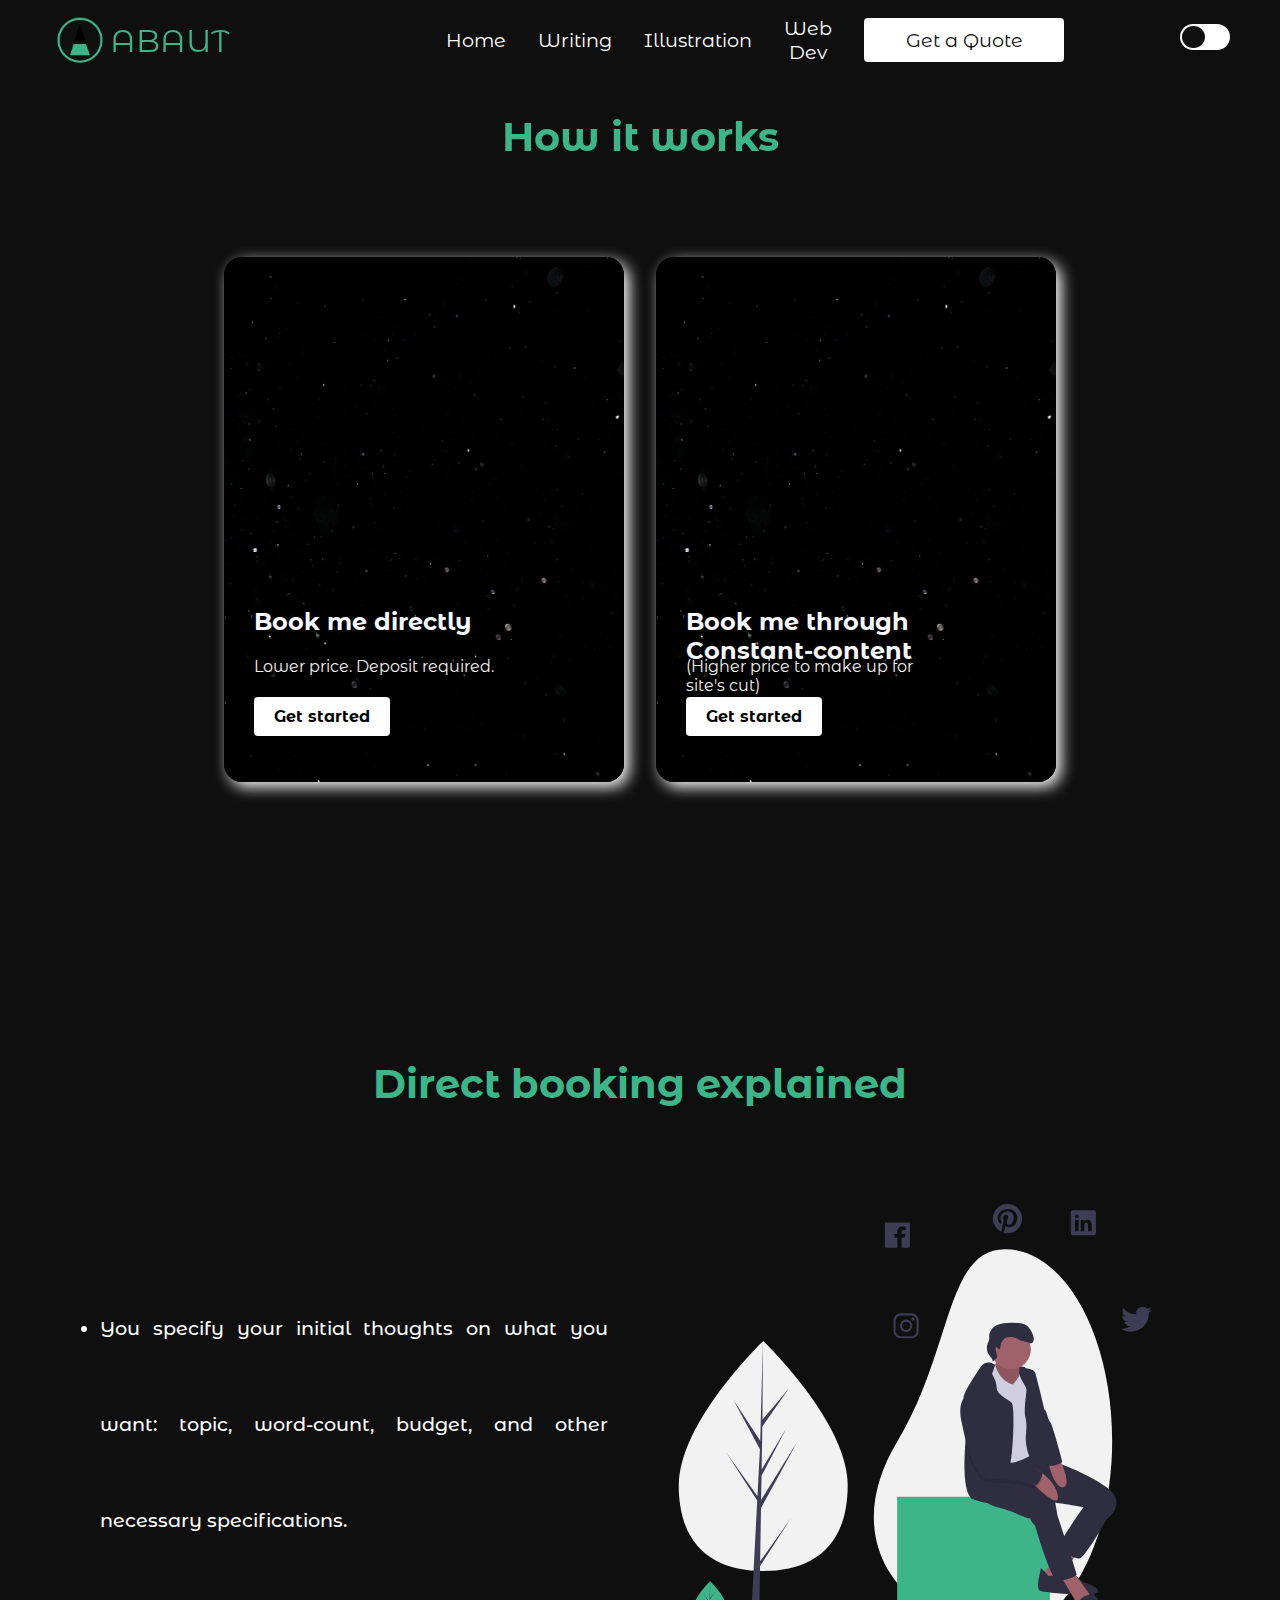
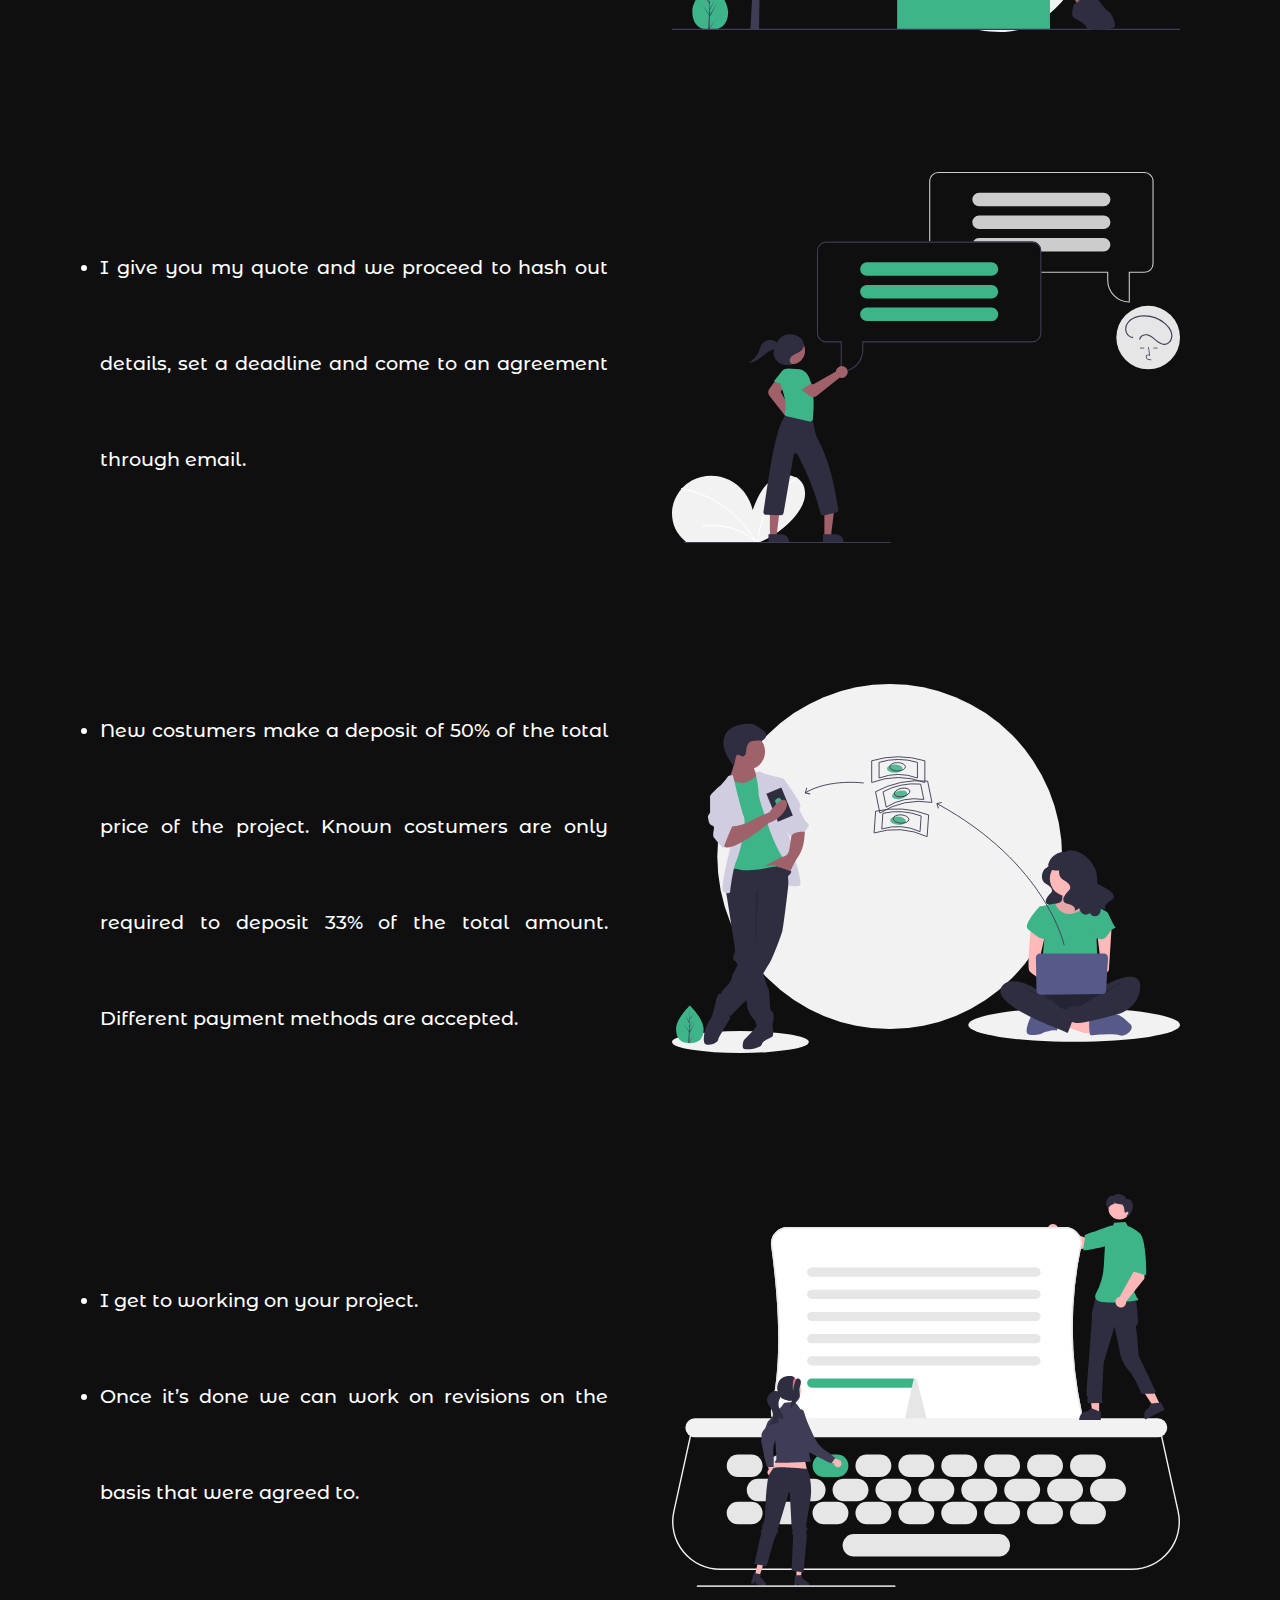
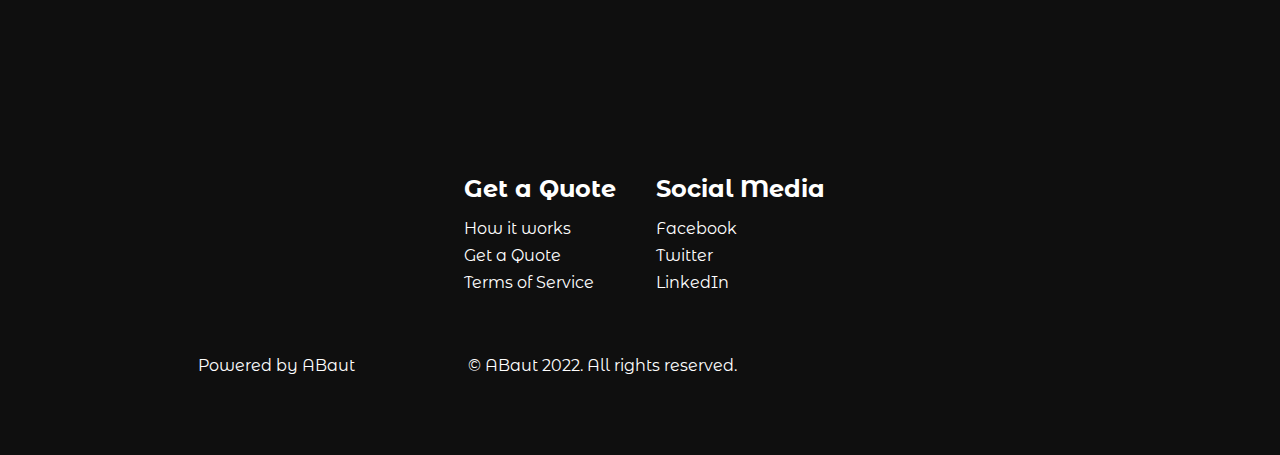
<file: howitworks.html>
<!DOCTYPE html>
<html lang="en">
<head>
    <meta charset="UTF-8">
    <meta http-equiv="X-UA-Compatible" content="IE=edge">
    <meta name="viewport" content="width=device-width, initial-scale=1.0">
    <title>How it works</title>
    <link rel="stylesheet" href="styles.css">
    <link rel="stylesheet" href="https://use.fontawesome.com/releases/v5.15.4/css/all.css" 
    integrity="sha384-DyZ88mC6Up2uqS4h/KRgHuoeGwBcD4Ng9SiP4dIRy0EXTlnuz47vAwmeGwVChigm" 
    crossorigin="anonymous">
    <link rel="preconnect" href="https://fonts.googleapis.com">
    <link rel="preconnect" href="https://fonts.gstatic.com" crossorigin>
    <link href="https://fonts.googleapis.com/css2?family=Montserrat+Alternates:wght@100;300;400;500;700&display=swap" 
    rel="stylesheet"> 
</head>

<body>
<!-- Navbar Section-->
    <nav class="navbar">
    
    <div class="navbar__container">
    
    <a href="/index.html" id="navbar__logo"><img src="images/insta logo-01.svg" alt=""><b>ABAUT</b></a>
    
    <div class="navbar__toggle" id="mobile-menu">
        <span class="bar"></span>
        <span class="bar"></span>
        <span class="bar"></span>
    </div>

    <ul class="navbar__menu">
        <li class="navbar__item">
        <a href="/index.html" class="navbar__links">Home</a>
        </li>
        <li class="navbar__item">
        <a href="/articles.html" class="navbar__links">Writing</a>
        </li>
        <li class="navbar__item">
        <a href="/illustration.html" class="navbar__links">Illustration</a>
        </li>
        <a href="/webdev.html" class="navbar__links">Web Dev</a>
        </li>
        <li class="navbar__btn">
        <a href="/quote.html" class="button">Get a Quote</a>
        </li>
        
    </ul>

    <div>
        <input  type="checkbox" 
        class="checkbox"    id="checkbox">
        <label  for="checkbox"
        class="label">
        <i class="far fa-moon"></i>
        <i class="fas fa-sun"></i>
        <div class="ball"></div>
        </label>
    </div>
    
    </div>
    </nav>
    <!--Hero Section-->
    
    <div class="services">
        <h1>How it works</h1>
        <div class="services__container">
            <div class="services__card">
                <a href="quote.html">
                    <img src="/images/hiwcardbackground.jpg"/>
                    <h2>Book me directly</h2>
                    <p>Lower price. Deposit required.</p>
                    <button><b>Get started</b></button>
                </a>
            </div>
                

            <div class="services__card">
                <a href="//www.constant-content.com/Author/274087-ABaut-details-0.htm">
                    <img src="/images/hiwcardbackground.jpg"/>
                    <h2>Book me through <br>Constant-content</h2>
                    <p>(Higher price to make up for <br>site's cut)</p>
                    <button><b>Get started</b></button>
                </a>
            </div>

        </div>
    </div>

    <div class="main">
        <div class="section__container">
            <h1>Direct booking explained</h1>
            <div class="section__content">
                <ul>
                <li>You specify your initial thoughts on what you want: topic, 
                    word-count, budget, and other necessary specifications.
                </li>
                </ul>
            <div id="section-image">
                <img src="/images/howitworks1.svg" id="section-img">
            </div>
            </div>
            <div class="section__content">
                <ul>
                <li>I give you my quote and we proceed to hash out details, set 
                    a deadline and come to an agreement through email.    
                </li>
                </ul>
            <div id="section-image">
                <img src="/images/howitworks2.svg" id="section-img">
            </div>
            </div>
            <div class="section__content">
                <ul>
                <li>New costumers make a deposit of 50% of the total price of the project.
                    Known costumers are only required to deposit 33% of the total amount.
                    Different payment methods are accepted.    
                </li>
                </ul>
            <div id="section-image">
                <img src="/images/howitworks3.svg" id="section-img">
            </div>
            </div>
            <div class="section__content">
                <ul>
                <li>I get to working on your project.
                </li>
                <li>Once it’s done we can work on revisions on the basis 
                    that were agreed to.
                </li>
                </ul>
            <div id="section-image">
                <img src="/images/howitworks4.svg" id="section-img">
            </div>
            </div>
            
        </div>
    </div>

    <!--Footer section-->
    <div class="footer__container">
        <div class="footer__link">
            <div class="footer__link--wrapper">
                
                <div class="footer__link--items">
                    <h2>Get a Quote</h2>
                    <a href="/howitworks.html">How it works</a>
                    <a href="/quote.html">Get a Quote</a>
                    <a href="/termsofservice.html">Terms of Service</a>
                </div>

                <div class="footer__link--items">
                    <h2>Social Media</h2>
                    <a href="//facebook.com/abaut.freelancer">Facebook</a>
                    <a href="//twitter.com/ABaut__">Twitter</a>
                    <a href="//www.linkedin.com/in/abautfreelancer/">LinkedIn</a>
                </div>
            </div>
        </div>
        <div class="social__media">
            <div class="social__media--wrap">

                <div class="footer__logo">
                    <a href="/index.html" id="footer__logo"><i class="fas fa-pen"></i>
                    Powered by ABaut</a>
                </div>
                <p class="website__rights"> &copy; ABaut 2022. All rights reserved.</p>
                <div class="social__logos2">
                    <a
                      class="social__icon--link"
                      href="//facebook.com/abaut.freelancer"
                      target="_blank"
                      aria-label="Facebook"
                    >
                        <i class="fab fa-facebook-square"></i>
                    </a>
                    
                    <a
                      class="social__icon--link"
                      href="//twitter.com/ABaut__"
                      target="_blank"
                      aria-label="Twitter"
                    >
                      <i class="fab fa-twitter"></i>
                    </a>
                    
                    <a
                      class="social__icon--link"
                      href="//www.linkedin.com/in/abautfreelancer/"
                      target="_blank"
                      aria-label="LinkedIn"
                    >
                      <i class="fab fa-linkedin"></i>
                    </a>
                </div>
                
            </div>

        </div>
    </div>
    
    <script src='app.js'></script>

</body>
</html>
</file>
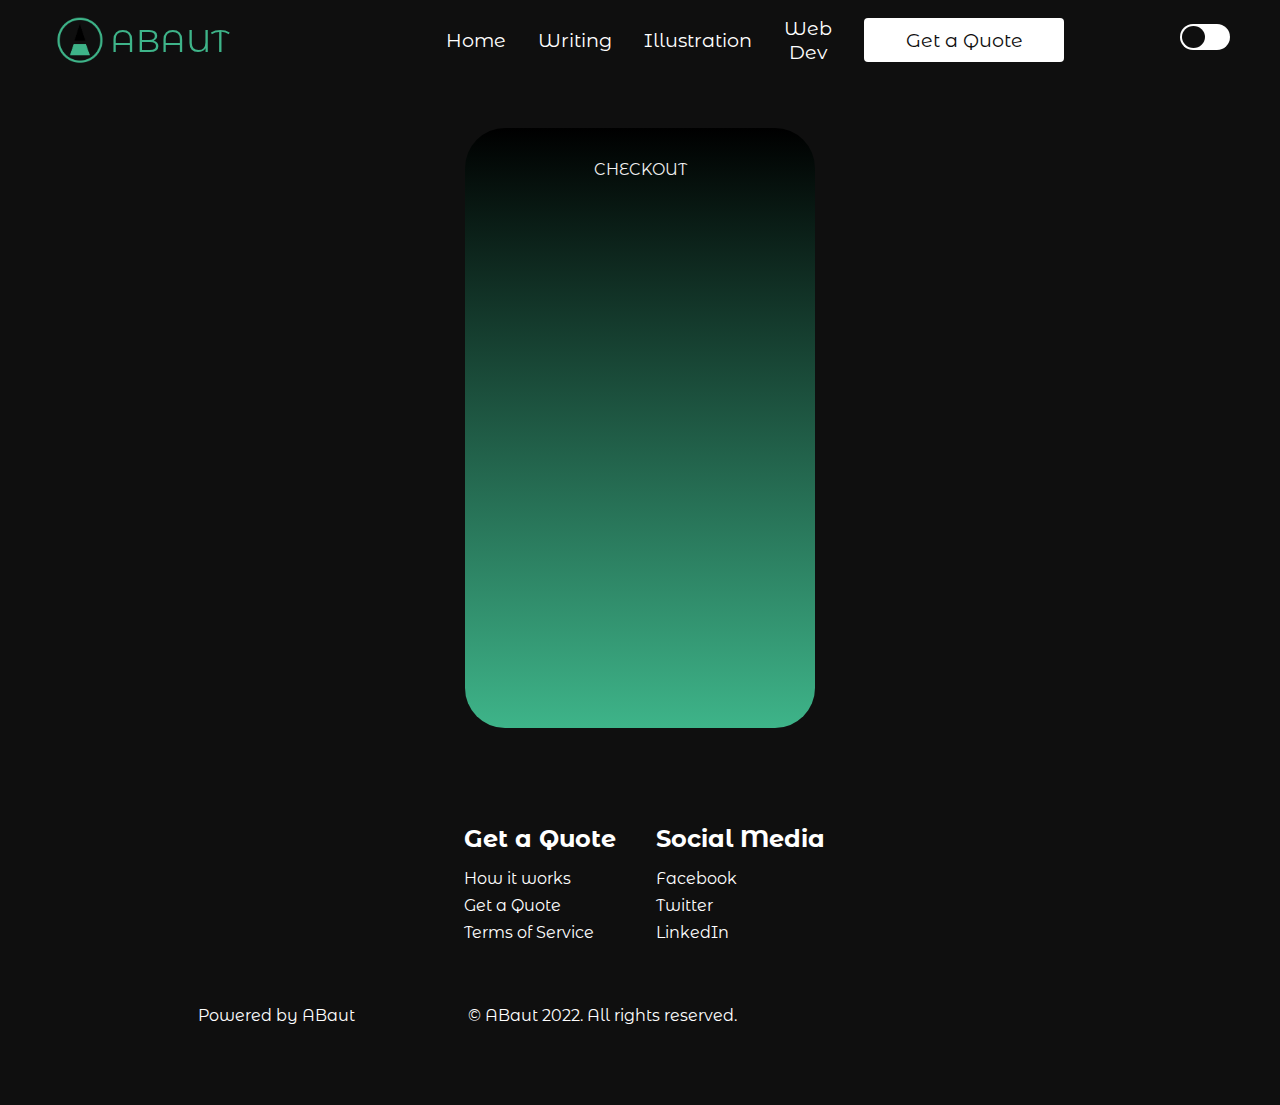
<file: quote.html>
<!DOCTYPE html>
<html lang="en">
<head>
    <meta charset="UTF-8">
    <meta http-equiv="X-UA-Compatible" content="IE=edge">
    <meta name="viewport" content="width=device-width, initial-scale=1.0">
    <title>Get a quote</title>
    <link rel="stylesheet" href="styles.css">
    <link rel="stylesheet" href="https://use.fontawesome.com/releases/v5.15.4/css/all.css" 
    integrity="sha384-DyZ88mC6Up2uqS4h/KRgHuoeGwBcD4Ng9SiP4dIRy0EXTlnuz47vAwmeGwVChigm" 
    crossorigin="anonymous">
    <link rel="preconnect" href="https://fonts.googleapis.com">
    <link rel="preconnect" href="https://fonts.gstatic.com" crossorigin>
    <link href="https://fonts.googleapis.com/css2?family=Montserrat+Alternates:wght@100;300;400;500;700&display=swap" 
    rel="stylesheet"> 
</head>

<body>
<!-- Navbar Section-->
    <nav class="navbar">
    
    <div class="navbar__container">
    
    <a href="/index.html" id="navbar__logo"><img src="images/insta logo-01.svg" alt=""><b>ABAUT</b></a>
    
    <div class="navbar__toggle" id="mobile-menu">
        <span class="bar"></span>
        <span class="bar"></span>
        <span class="bar"></span>
    </div>

    <ul class="navbar__menu">
        <li class="navbar__item">
        <a href="/index.html" class="navbar__links">Home</a>
        </li>
        <li class="navbar__item">
        <a href="/articles.html" class="navbar__links">Writing</a>
        </li>
        <li class="navbar__item">
        <a href="/illustration.html" class="navbar__links">Illustration</a>
        </li>
        <a href="/webdev.html" class="navbar__links">Web Dev</a>
        </li>
        <li class="navbar__btn">
        <a href="/quote.html" class="button">Get a Quote</a>
        </li>
        
    </ul>

    <div>
        <input  type="checkbox" 
        class="checkbox"    id="checkbox">
        <label  for="checkbox"
        class="label">
        <i class="far fa-moon"></i>
        <i class="fas fa-sun"></i>
        <div class="ball"></div>
        </label>
    </div>
    
    </div>
    </nav>
    <!--Hero Section-->
    <div class="main">
        <div class="quote__container">
            <div class="top-box">
             <p>CHECKOUT</p>   
            </div>
            
        </div>
    </div>


    

    <!--Footer section-->
    <div class="footer__container">
        <div class="footer__link">
            <div class="footer__link--wrapper">
                
                <div class="footer__link--items">
                    <h2>Get a Quote</h2>
                    <a href="/howitworks.html">How it works</a>
                    <a href="/quote.html">Get a Quote</a>
                    <a href="/termsofservice.html">Terms of Service</a>
                </div>

                <div class="footer__link--items">
                    <h2>Social Media</h2>
                    <a href="//facebook.com/abaut.freelancer">Facebook</a>
                    <a href="//twitter.com/ABaut__">Twitter</a>
                    <a href="//www.linkedin.com/in/abautfreelancer/">LinkedIn</a>
                </div>
            </div>
        </div>
        <div class="social__media">
            <div class="social__media--wrap">

                <div class="footer__logo">
                    <a href="/index.html" id="footer__logo"><i class="fas fa-pen"></i>
                    Powered by ABaut</a>
                </div>
                <p class="website__rights"> &copy; ABaut 2022. All rights reserved.</p>
                <div class="social__logos2">
                    <a
                      class="social__icon--link"
                      href="//facebook.com/abaut.freelancer"
                      target="_blank"
                      aria-label="Facebook"
                    >
                        <i class="fab fa-facebook-square"></i>
                    </a>
                    
                    <a
                      class="social__icon--link"
                      href="//twitter.com/ABaut__"
                      target="_blank"
                      aria-label="Twitter"
                    >
                      <i class="fab fa-twitter"></i>
                    </a>
                    
                    <a
                      class="social__icon--link"
                      href="//www.linkedin.com/in/abautfreelancer/"
                      target="_blank"
                      aria-label="LinkedIn"
                    >
                      <i class="fab fa-linkedin"></i>
                    </a>
                </div>
                
            </div>

        </div>
    </div>
    
    <script src='app.js'></script>

</body>
</html>
</file>
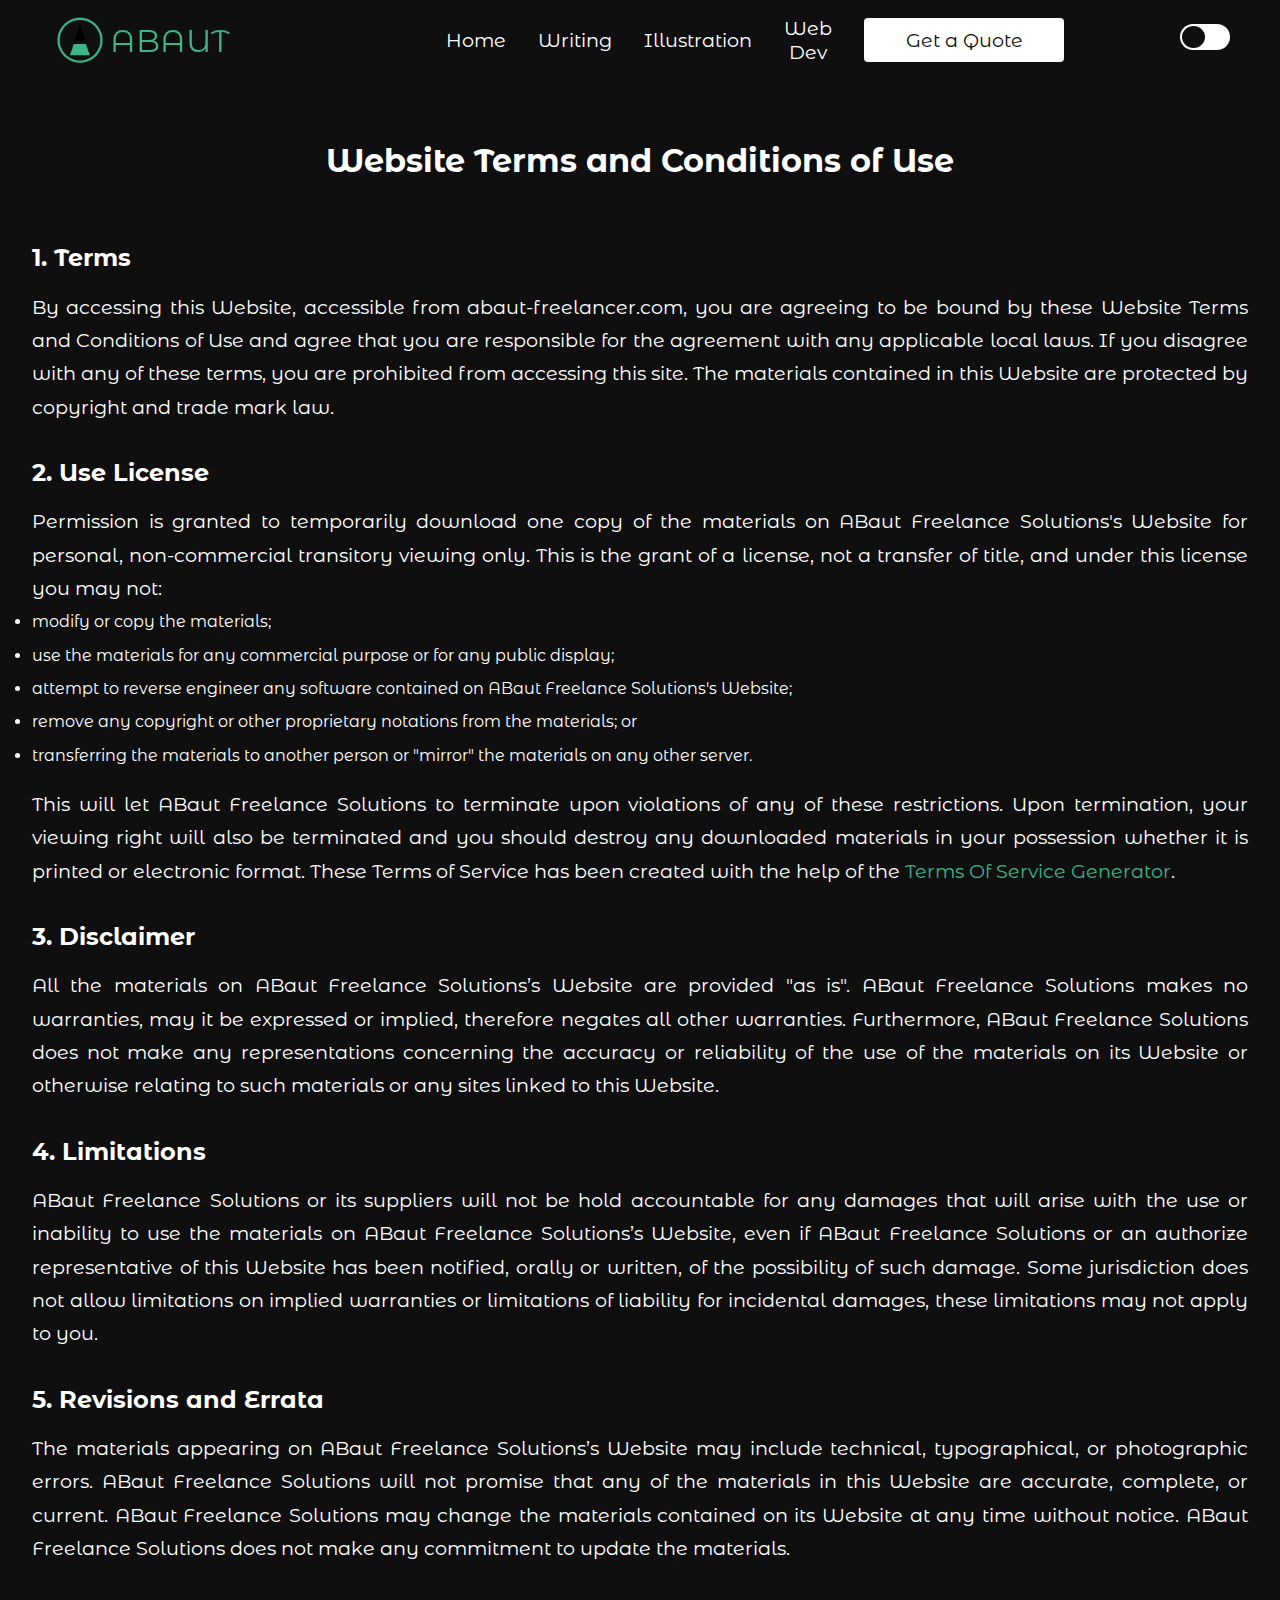
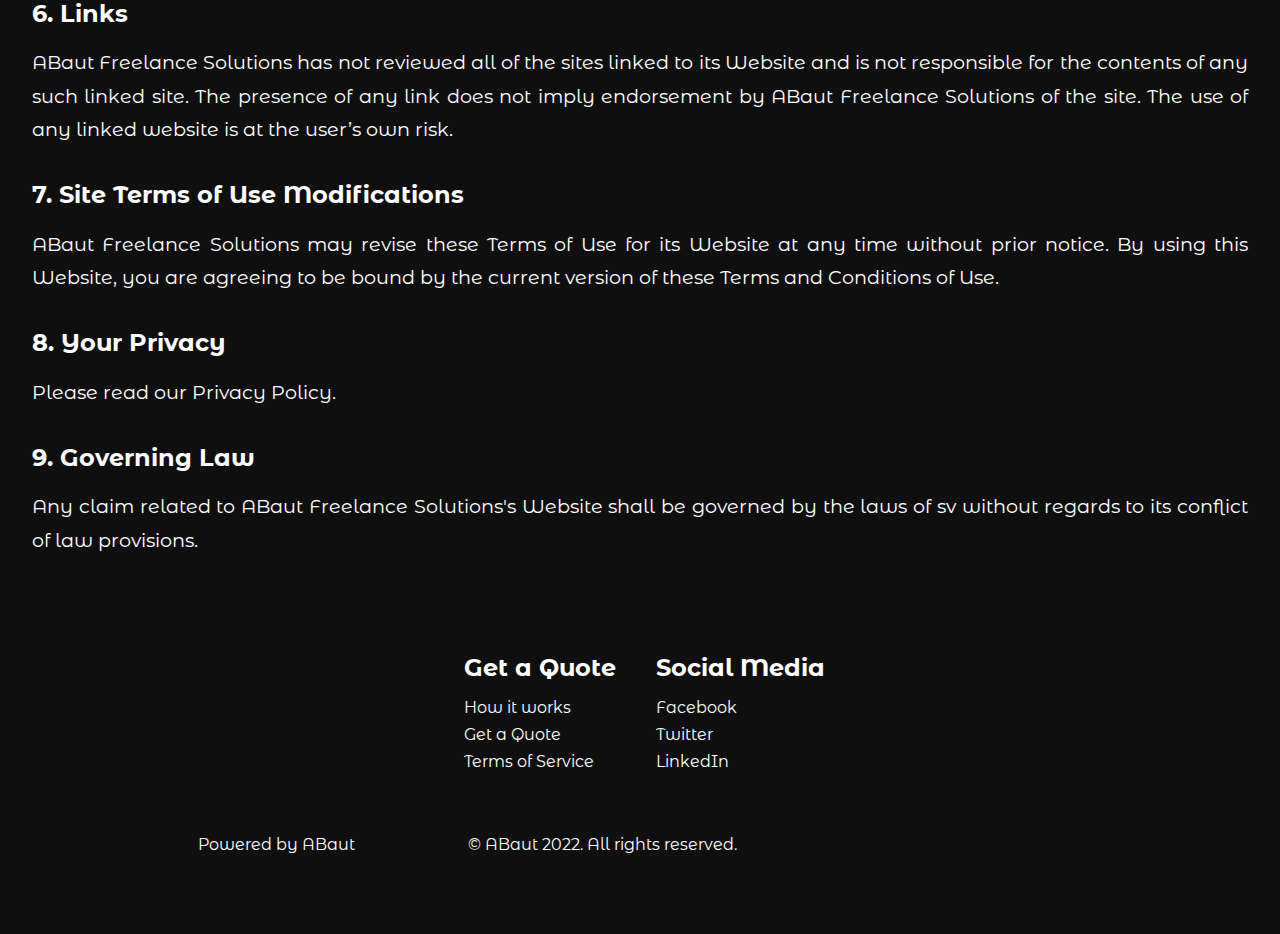
<file: termsofservice.html>
<!DOCTYPE html>
<html lang="en">
<head>
    <meta charset="UTF-8">
    <meta http-equiv="X-UA-Compatible" content="IE=edge">
    <meta name="viewport" content="width=device-width, initial-scale=1.0">
    <title>Terms of Service</title>
    <link rel="stylesheet" href="styles.css">
    <link rel="stylesheet" href="https://use.fontawesome.com/releases/v5.15.4/css/all.css" 
    integrity="sha384-DyZ88mC6Up2uqS4h/KRgHuoeGwBcD4Ng9SiP4dIRy0EXTlnuz47vAwmeGwVChigm" 
    crossorigin="anonymous">
    <link rel="preconnect" href="https://fonts.googleapis.com">
    <link rel="preconnect" href="https://fonts.gstatic.com" crossorigin>
    <link href="https://fonts.googleapis.com/css2?family=Montserrat+Alternates:wght@100;300;400;500;700&display=swap" 
    rel="stylesheet"> 
</head>

<body>
<!-- Navbar Section-->
    <nav class="navbar">
    
    <div class="navbar__container">
    
    <a href="/index.html" id="navbar__logo"><img src="images/insta logo-01.svg" alt=""><b>ABAUT</b></a>
    
    <div class="navbar__toggle" id="mobile-menu">
        <span class="bar"></span>
        <span class="bar"></span>
        <span class="bar"></span>
    </div>

    <ul class="navbar__menu">
        <li class="navbar__item">
        <a href="/index.html" class="navbar__links">Home</a>
        </li>
        <li class="navbar__item">
        <a href="/articles.html" class="navbar__links">Writing</a>
        </li>
        <li class="navbar__item">
        <a href="/illustration.html" class="navbar__links">Illustration</a>
        </li>
        <a href="/webdev.html" class="navbar__links">Web Dev</a>
        </li>
        <li class="navbar__btn">
        <a href="/quote.html" class="button">Get a Quote</a>
        </li>
        
    </ul>

    <div>
        <input  type="checkbox" 
        class="checkbox"    id="checkbox">
        <label  for="checkbox"
        class="label">
        <i class="far fa-moon"></i>
        <i class="fas fa-sun"></i>
        <div class="ball"></div>
        </label>
    </div>
    
    </div>
    </nav>
    <!--Hero Section-->
    <div class="main">
        <div class="termsofservice__container">
            <h1>Website Terms and Conditions of Use</h1>

            <h2>1. Terms</h2>

            <p>By accessing this Website, accessible from abaut-freelancer.com, you are agreeing 
                to be bound by these Website Terms and Conditions of Use and agree that you are responsible 
                for the agreement with any applicable local laws. If you disagree with any of these terms, you 
                are prohibited from accessing this site. The materials contained in this Website are protected 
                by copyright and trade mark law.
            </p>

            
            <h2>2. Use License</h2>

            <p>Permission is granted to temporarily download one copy of the materials on ABaut Freelance Solutions's 
                Website for personal, non-commercial transitory viewing only. This is the grant of a license, 
                not a transfer of title, and under this license you may not:
            </p>

            <ul>
                <li>modify or copy the materials;</li>
                <li>use the materials for any commercial purpose or for any public display;</li>
                <li>attempt to reverse engineer any software contained on ABaut Freelance Solutions's Website;</li>
                <li>remove any copyright or other proprietary notations from the materials; or</li>
                <li>transferring the materials to another person or "mirror" the materials on any other server.</li>
            </ul>

            <p>This will let ABaut Freelance Solutions to terminate upon violations of any of these restrictions. 
                Upon termination, your viewing right will also be terminated and you should destroy any downloaded 
                materials in your possession whether it is printed or electronic format. These Terms of Service has 
                been created with the help of the <a href="https://www.termsofservicegenerator.net">Terms Of Service 
                Generator</a>.
            </p>

            <h2>3. Disclaimer</h2>

            <p>All the materials on ABaut Freelance Solutions’s Website are provided "as is". ABaut Freelance Solutions 
                makes no warranties, may it be expressed or implied, therefore negates all other warranties. Furthermore, 
                ABaut Freelance Solutions does not make any representations concerning the accuracy or reliability of the 
                use of the materials on its Website or otherwise relating to such materials or any sites linked to this 
                Website.
            </p>

            <h2>4. Limitations</h2>

            <p>ABaut Freelance Solutions or its suppliers will not be hold accountable for any damages that will arise with 
                the use or inability to use the materials on ABaut Freelance Solutions’s Website, even if ABaut Freelance Solutions 
                or an authorize representative of this Website has been notified, orally or written, of the possibility of such 
                damage. Some jurisdiction does not allow limitations on implied warranties or limitations of liability for incidental 
                damages, these limitations may not apply to you.
            </p>

            <h2>5. Revisions and Errata</h2>

            <p>The materials appearing on ABaut Freelance Solutions’s Website may include technical, typographical, or photographic 
                errors. ABaut Freelance Solutions will not promise that any of the materials in this Website are accurate, complete, 
                or current. ABaut Freelance Solutions may change the materials contained on its Website at any time without notice.
                ABaut Freelance Solutions does not make any commitment to update the materials.
            </p>

            <h2>6. Links</h2>

            <p>ABaut Freelance Solutions has not reviewed all of the sites linked to its Website and is not responsible for the contents
                of any such linked site. The presence of any link does not imply endorsement by ABaut Freelance Solutions of the site. 
                The use of any linked website is at the user’s own risk.
            </p>

            <h2>7. Site Terms of Use Modifications</h2>

            <p>ABaut Freelance Solutions may revise these Terms of Use for its Website at any time without prior notice. By using this 
                Website, you are agreeing to be bound by the current version of these Terms and Conditions of Use.
            </p>

            <h2>8. Your Privacy</h2>

            <p>Please read our Privacy Policy.</p>

            <h2>9. Governing Law</h2>

            <p>Any claim related to ABaut Freelance Solutions's Website shall be governed by the laws of sv without regards to its 
                conflict of law provisions.
            </p>
        </div>
    
    </div>


    

    <!--Footer section-->
    <div class="footer__container">
        <div class="footer__link">
            <div class="footer__link--wrapper">
                
                <div class="footer__link--items">
                    <h2>Get a Quote</h2>
                    <a href="/howitworks.html">How it works</a>
                    <a href="/quote.html">Get a Quote</a>
                    <a href="/termsofservice.html">Terms of Service</a>
                </div>

                <div class="footer__link--items">
                    <h2>Social Media</h2>
                    <a href="//facebook.com/abaut.freelancer">Facebook</a>
                    <a href="//twitter.com/ABaut__">Twitter</a>
                    <a href="//www.linkedin.com/in/abautfreelancer/">LinkedIn</a>
                </div>
            </div>
        </div>
        <div class="social__media">
            <div class="social__media--wrap">

                <div class="footer__logo">
                    <a href="/index.html" id="footer__logo"><i class="fas fa-pen"></i>
                    Powered by ABaut</a>
                </div>
                <p class="website__rights"> &copy; ABaut 2022. All rights reserved.</p>
                <div class="social__logos2">
                    <a
                      class="social__icon--link"
                      href="//facebook.com/abaut.freelancer"
                      target="_blank"
                      aria-label="Facebook"
                    >
                        <i class="fab fa-facebook-square"></i>
                    </a>
                    
                    <a
                      class="social__icon--link"
                      href="//twitter.com/ABaut__"
                      target="_blank"
                      aria-label="Twitter"
                    >
                      <i class="fab fa-twitter"></i>
                    </a>
                    
                    <a
                      class="social__icon--link"
                      href="//www.linkedin.com/in/abautfreelancer/"
                      target="_blank"
                      aria-label="LinkedIn"
                    >
                      <i class="fab fa-linkedin"></i>
                    </a>
                </div>
                
            </div>

        </div>
    </div>
    
    <script src='app.js'></script>
 

</body>
</html>
</file>
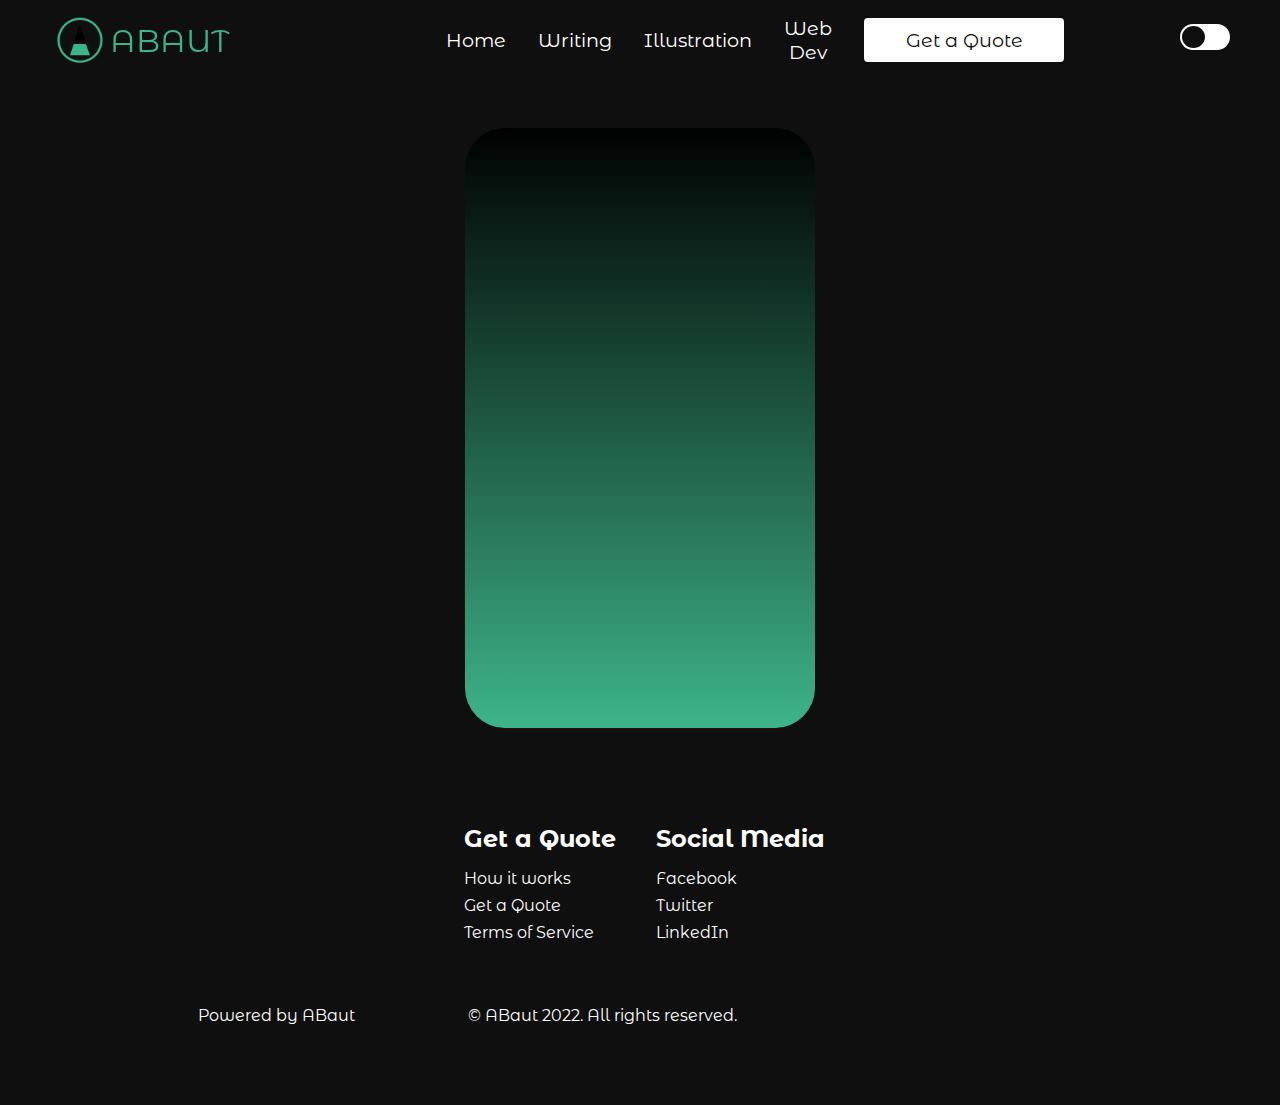
<file: webdev.html>
<!DOCTYPE html>
<html lang="en">
<head>
    <meta charset="UTF-8">
    <meta http-equiv="X-UA-Compatible" content="IE=edge">
    <meta name="viewport" content="width=device-width, initial-scale=1.0">
    <title>Get a quote</title>
    <link rel="stylesheet" href="styles.css">
    <link rel="stylesheet" href="https://use.fontawesome.com/releases/v5.15.4/css/all.css" 
    integrity="sha384-DyZ88mC6Up2uqS4h/KRgHuoeGwBcD4Ng9SiP4dIRy0EXTlnuz47vAwmeGwVChigm" 
    crossorigin="anonymous">
    <link rel="preconnect" href="https://fonts.googleapis.com">
    <link rel="preconnect" href="https://fonts.gstatic.com" crossorigin>
    <link href="https://fonts.googleapis.com/css2?family=Montserrat+Alternates:wght@100;300;400;500;700&display=swap" 
    rel="stylesheet"> 
</head>

<body>
<!-- Navbar Section-->
    <nav class="navbar">
    
    <div class="navbar__container">
    
    <a href="/index.html" id="navbar__logo"><img src="images/insta logo-01.svg" alt=""><b>ABAUT</b></a>
    
    <div class="navbar__toggle" id="mobile-menu">
        <span class="bar"></span>
        <span class="bar"></span>
        <span class="bar"></span>
    </div>

    <ul class="navbar__menu">
        <li class="navbar__item">
        <a href="/index.html" class="navbar__links">Home</a>
        </li>
        <li class="navbar__item">
        <a href="/articles.html" class="navbar__links">Writing</a>
        </li>
        <li class="navbar__item">
        <a href="/illustration.html" class="navbar__links">Illustration</a>
        </li>
        <a href="/webdev.html" class="navbar__links">Web Dev</a>
        </li>
        <li class="navbar__btn">
        <a href="/quote.html" class="button">Get a Quote</a>
        </li>
        
    </ul>

    <div>
        <input  type="checkbox" 
        class="checkbox"    id="checkbox">
        <label  for="checkbox"
        class="label">
        <i class="far fa-moon"></i>
        <i class="fas fa-sun"></i>
        <div class="ball"></div>
        </label>
    </div>
    
    </div>
    </nav>
    <!--Hero Section-->
    <div class="main">
        <div class="quote__container">
            
        </div>
    </div>


    

    <!--Footer section-->
    <div class="footer__container">
        <div class="footer__link">
            <div class="footer__link--wrapper">
                
                <div class="footer__link--items">
                    <h2>Get a Quote</h2>
                    <a href="/howitworks.html">How it works</a>
                    <a href="/quote.html">Get a Quote</a>
                    <a href="/termsofservice.html">Terms of Service</a>
                </div>

                <div class="footer__link--items">
                    <h2>Social Media</h2>
                    <a href="//facebook.com/abaut.freelancer">Facebook</a>
                    <a href="//twitter.com/ABaut__">Twitter</a>
                    <a href="//www.linkedin.com/in/abautfreelancer/">LinkedIn</a>
                </div>
            </div>
        </div>
        <div class="social__media">
            <div class="social__media--wrap">

                <div class="footer__logo">
                    <a href="/index.html" id="footer__logo"><i class="fas fa-pen"></i>
                    Powered by ABaut</a>
                </div>
                <p class="website__rights"> &copy; ABaut 2022. All rights reserved.</p>
                <div class="social__logos2">
                    <a
                      class="social__icon--link"
                      href="//facebook.com/abaut.freelancer"
                      target="_blank"
                      aria-label="Facebook"
                    >
                        <i class="fab fa-facebook-square"></i>
                    </a>
                    
                    <a
                      class="social__icon--link"
                      href="//twitter.com/ABaut__"
                      target="_blank"
                      aria-label="Twitter"
                    >
                      <i class="fab fa-twitter"></i>
                    </a>
                    
                    <a
                      class="social__icon--link"
                      href="//www.linkedin.com/in/abautfreelancer/"
                      target="_blank"
                      aria-label="LinkedIn"
                    >
                      <i class="fab fa-linkedin"></i>
                    </a>
                </div>
                
            </div>

        </div>
    </div>
    
    <script src='app.js'></script>

</body>
</html>
</file>
<file: styles.css>
* {
    box-sizing: border-box;
    margin: 0;
    padding: 0;
    font-family: "Montserrat Alternates", sans-serif;
    scrollbar-color: #606563 black;     
}

:root {
  --primary-color: rgb(15, 15, 15);
  --secondary-color: #fff;
}

[data-theme="light"] {
  --primary-color: rgb(255, 225, 225);
  --secondary-color: #000;
}

.navbar {
    background: var(--primary-color);
    height: 80px;
    display: flex;
    justify-content: center;
    align-items: center;
    font-size: 1.2rem;
    position: sticky;
    top: 0;
    z-index: 999;
}

.nav ul  {
  flex: 1;
  text-align: center;
}

.navbar__container {
    display: flex;
    justify-content: space-between;
    height: 80px;
    z-index: 1;
    width: 100%;
    max-width: 1300px;
    margin-right: auto;
    margin-left: auto;
    padding-right: 50px;
    padding-left: 50px;
}

#navbar__logo {
    background-color: #3EB489;
    background-size: 100%;
    -webkit-background-clip: text;
    -moz-background-clip: text;
    -webkit-text-fill-color: transparent;
    -moz-text-fill-color: transparent;
    display: flex;
    align-items: center;
    cursor: pointer;
    text-decoration: none;
    font-size: 2rem;
    max-width: fit-content;
    font-weight: 300; 
}

#navbar__logo img {
  width: 60px;
}

.fa-pen {
margin-right: 0.5rem;
}

.navbar__menu {
    display: flex;
    align-items: center;
    list-style: none;
    text-align: center;
}

.navbar__item {
    height: 80px;
}

.navbar__links {
    color: var(--secondary-color);
    display: flex;
    align-items: center;
    justify-content: center;
    text-decoration: none;
    padding: 0 1rem;
    height: 100%;

}

.navbar__btn {
    display: flex;
    justify-content: center;
    align-items: center;
    padding: 0 1rem;
    width: 100%;
}

.button {
  display: flex;
  justify-content: center;
  align-items: center;
  text-decoration: none;
  padding: 10px 20px;
  height: 100%;
  width: 100%;
  border: none;
  outline: none;
  border-radius: 4px;
  background: var(--secondary-color);
  color: var(--primary-color);
}
  
.button:hover {
  background: #3EB489;
  transition: all 0.3s ease;
  color: var(--primary-color);
}
  
  
.navbar__links:hover {
  color: #3EB489;
  transition: all 0.3s ease;
}


/* LIGHT THEME TOGGLE */

@import url('https://fonts.googleapis.com/css?family=Muli&display=swap');

.label  {
  background-color: var(--secondary-color);
  display: flex;
  border-radius: 50px;
  height: 26px;
  width: 50px;
  justify-content: space-between;
  align-items: center;
  padding: 5px;
  position: relative;
}

.label  .ball {
  width: 23px;
  height: 22px;
  top: 2px;
  left: 2px;
  border-radius: 50%;
  background-color: var(--primary-color);
  position: absolute;
  transition: transform 0.2s linear;
}

.checkbox:checked + .label .ball {
  transform: translateX(24px);
  transform: translateX(24px);
}

.fa-moon {
  color: var(--primary-color);
}

.fa-sun {
  color: var(--primary-color);
}

.checkbox {
  opacity: 0;
  position: center;
  justify-content: space-between;
}


/* ACTIVE MENU */

@media screen and (max-width:960px) {

    .navbar__container {
    display: flex;
    justify-content: space-between;
    height: 80px;
    z-index: -1;
    width: 100%;
    padding-right: 5rem;
    position: relative;
    }

    .navbar__menu {
      display: grid;
      grid-template-columns: auto;
      margin: 0;
      width: 100%;
      position: absolute;
      top: -1000px;
      opacity: 0;
      transition: all 0.5s ease;
      height: 52vh;
      z-index: -1;
      background: gray;
      right: 5%;
    
    }

    .navbar__menu.active {
      background: var(--primary-color);
      top: 100%;
      opacity: 1;
      transition: all 0.5s ease;
      z-index: 99;
      height: auto;
      width: 100%;
      font-size: 1.6rem;
      border-radius: 0px 0px 18px 18px;
      right: 1%;
    }

    #navbar__logo {
      padding-left: 25px;
      font-size: 1.5rem;
    }

    .navbar__toggle .bar {
      width: 25px;
      height: 3px;
      margin: 5px auto;
      transition: all 0.3s ease-in-out;
      background: var(--secondary-color);
        
    }

    .navbar__item {
      width: 100%;
    }

    .navbar__links {
      text-align: center;
      padding: 2rem;
      width: 100%;
      display: table;
    }

    #mobile-menu {
      position: absolute;
      top: 20%;
      right: 5%;
      transform: translate(5%, 20%);
    }

    .navbar__btn {
      padding-bottom: 2rem;
    }

    .button {
      display: flex;
      justify-content: center;
      align-items: center;
      width: 80%;
      height: 80px;
      margin: 0;
    }

    .navbar__toggle .bar {
      display: block;
      cursor: pointer;   
    }


    #mobile-menu.is-active .bar:nth-child(2) {
      opacity: 0;
    }
    
    #mobile-menu.is-active .bar:nth-child(1) {
      transform: translateY(8px) rotate(45deg)
    }
    
    
    #mobile-menu.is-active .bar:nth-child(3) {
      transform: translateY(-8px) rotate(-45deg)
    }
    
    
}

@media screen and (max-width:480px) {
  .navbar__container {
    padding-right: 4rem;
    padding-left: 0.5rem;
  }

  #navbar__logo {
    font-size: 1.2rem;
  }

  #navbar__logo img {
    width: 30px;
  }
 
}

/* Hero Section DEFAULT HOME PAGE CSS*/
.main {
 background-color: var(--primary-color);
 color: rgb(66, 66, 66);
 overflow: hidden;
 height: 100%;
}

.main__container {
 display: grid;
 grid-template-columns: 1fr 1fr;
 align-items: center;
 justify-self: center;
 margin: 0 auto;
 height: 130vh;
 background-color: var(--primary-color);
 z-index: 1;
 width: 100%;
 max-width: 1300px;
 padding: 0 50px;
}

.main__content  h1 {
 font-size: 4rem;
 background-color: #3EB489;
 background-size: 100%;
 -webkit-background-clip: text;
 -moz-background-clip: text;
 -webkit-text-fill-color: transparent;
 -moz-text-fill-color: transparent;
}

.main__content  h2 {
    font-size: 2rem;
    background-color: var(--primary-color);
    background-image: linear-gradient(to top, 
    var(--secondary-color) 0%, var(--secondary-color) 100%); 
    background-size: 100%;
    -webkit-background-clip: text;
    -moz-background-clip: text;
    -webkit-text-fill-color: transparent;
    -moz-text-fill-color: transparent;
}

.main__content p {
    margin: 0.5rem;
    font-size: 2rem;
    font-weight:400;
    color: var(--secondary-color);
}

.main__btn {
 font-size: 1rem;
 background-color: var(--secondary-color);
 padding: 14px 32px;
 border: none;
 border-radius: 4px;
 color: var(--primary-color);
 margin-top: 2rem;
 cursor: pointer;
 position: relative;
 transition: all 0.4s;
 outline: none;
}

.main__btn a {
  position: relative;
  z-index: 2;
  color: var(--primary-color);
  text-decoration: none;
}

.main__btn:after {
  position: absolute;
  content: '';
  top: 0;
  left: 0;
  width: 0;
  height: 100%;
  background: #3EB489;
  transition: all 0.4s;
  border-radius: 4px;
}

.main__btn:hover {
  color: var(--secondary-color);
}

.main__btn:hover:after {
  width: 100%;
}

.main__img--container {
  text-align: center;
}

#main__img {
  height: 80%;
  width: 80%;
}

.main__img--container:hover {
  transform: scale(1.075);
  transition: 0.3s ease-in;
  cursor: pointer;
}


/* mobile responsive */
@media screen and (max-width: 960px) {
 .main__container {
   display: grid;
   grid-template-columns: auto;
   align-items: center;
   justify-self: center;
   width: 100%;
   margin: 0 auto;
   height: 100%;
 }
    
 .main__content {
   text-align: center;
   margin-bottom: 4rem;
 }

 .main__content h1{
   font-size: 2.5rem;
   margin-top: 2rem;
 }

 .main__content h2{
   margin-top: 1rem;
   font-size: 2.5rem;
 }

 .main__content p{
   margin-top: 1rem;
   font-size: 1.5rem;
 }
}

@media screen and (max-width: 480px) {
  .main__content h1{
    font-size: 2rem;
    margin-top: 3rem;
  }
    
  .main__content h2{
    margin-top: 1rem;
    font-size: 1.5rem;
  }
  
  .main__content p{
    margin-top: 1.5rem;
    font-size: 1.5rem;
  }

  .main__btn {
    padding: 12px 36px;
    margin: 2.5rem 0;
  }
    
}


/*Hero Section WRITING PAGE CSS */

.article__container {
  width: 100%;
  height: 100%;
  display: flex;
  align-items: center;
  justify-content: center;
  overflow: hidden;
  flex-wrap: wrap;
}

.article-card {
  display: grid;
  grid-template-columns: 300px;
  grid-template-rows: 210px 300px 80px;
  grid-template-areas: "image" "text" "stats";
  border-radius: 18px;
  background: var(--secondary-color);
  box-shadow: 5px 5px 15px var(--secondary-color);
  text-align: center;
  transition: 0.4s all ease-in-out;
  margin: 5rem;
  max-height: 100%;
}

.article-card:hover {
  transform: scale(1.1);
  box-shadow: 5px 5px 15px var(--secondary-color);
}


.article-card-image {
  grid-area: image;
  border-top-left-radius: 15px;
  border-top-right-radius: 15px;
  background-size: cover;
  background-image: url('/images/techimage.jpg');
}

.article-card-image2 {
  grid-area: image;
  border-top-left-radius: 15px;
  border-top-right-radius: 15px;
  background-size: cover;
  background-image: url('/images/marketingimage.jpg');
}

.article-card-image3 {
  grid-area: image;
  border-top-left-radius: 15px;
  border-top-right-radius: 15px;
  background-size: cover;
  background-image: url('/images/historyimage.jpg');
}

.article-card-image4 {
  grid-area: image;
  border-top-left-radius: 15px;
  border-top-right-radius: 15px;
  background-size: cover;
  background-image: url('/images/cultureimage.jpg');
}

.article-card-image5 {
  grid-area: image;
  border-top-left-radius: 15px;
  border-top-right-radius: 15px;
  background-size: cover;
  background-image: url('/images/politicsimage.jpg');
}

.article-card-image6 {
  grid-area: image;
  border-top-left-radius: 15px;
  border-top-right-radius: 15px;
  background-size: cover;
  background-image: url('/images/wellnessimage.jpg');
}

.article-card-text {
  grid-area: text;
  color: var(--primary-color);
  margin: 25px;
}

.article-card-stats {
  grid-area: stats;
  display: grid;
  grid-template-columns: 1fr 1fr 1fr;
  grid-template-rows: 1fr;
  border-bottom-left-radius: 15px;
  border-bottom-right-radius: 15px;
  background: #3EB489;
  color: #000;
}

.article-card-stats .stat {
  display: flex;
  align-items: center;
  justify-content: center;
  flex-direction: column;
  padding: 10px;
}

.article-card-stats .type {
  font-size: 11px;
  font-weight: 300;
  text-transform: uppercase;
}

.article-card-stats .value {
  font-size: 22px;
  font-weight: 500;
}

.article-card-stats .border {
  border-left: 1px solid var(--secondary-color);
  border-right: 1px solid var(--secondary-color);
}

.article-card-stats sup {
  font-size: 12px;
}

.article-card-text {
  grid-area: text;
  margin: 25px;
}
.article-card-text .section {
  color: #3EB489;
  font-size:13px;
  text-transform: uppercase;
}
.article-card-text p {
  color: var(--primary-color);
  font-size:15px;
  font-weight: 300;
  overflow: hidden;
  text-overflow: ellipsis;
  display: -webkit-box;
  -webkit-line-clamp: 5; /* number of lines to show */
  line-clamp: 2; 
  -webkit-box-orient: vertical;
  margin-bottom: 1rem;
  text-align: justify;
  text-justify: inter-word;
}
.article-card-text h2 {
  margin-bottom:1rem;
  font-size:24px;
}
.article-card-text  a {
  text-decoration: none;
  color: var(--primary-color);
  float: center;
  margin-bottom: 4rem;
}

.article-card-text a:hover {
  color: #3EB489;
}

/*HERO SECTION SAMPLE PAGES CSS */

.sample__container {
 display: grid;
 grid-template-columns: 1fr;
 align-items: center;
 justify-self: center;
 padding-left: 12rem;
 padding-right: 12rem;
 height: 100%;
 background-color: var(--primary-color);
 color: var(--secondary-color);
 z-index: 1;
 width: 100%;
}

.sample-date h3 {
  text-align: center;
  margin-top: 3.5rem;
  font-weight: 300;
}

.sample-header h1 {
  text-align: center;
  margin-bottom: 0.5rem;
  margin-top: 0.5rem;
}

.sample-header h3 {
  text-align: center;
  margin-bottom: 2rem;
  font-weight: 300;
}

.sample-image {
  border-top-left-radius: 15px;
  border-top-right-radius: 15px;
  border-bottom-left-radius: 15px;
  border-bottom-right-radius: 15px;
  background-size: cover;
  width: 100%;
  height: 90%;
  justify-content: center;
  margin-bottom: 2rem;
  transition: 0.5s all ease-in-out;
  object-fit: cover;
  box-shadow: 5px 5px 15px var(--secondary-color);
}

.sample-image:hover {
  transform: scale(1.025);
  cursor: pointer;
}

.sample-text h2 {
  text-align: justify;
  text-justify: inter-word;
  margin-bottom: 2rem;
  margin-bottom: 2rem;
}

.sample-text p {
  text-align: justify;
  text-justify: inter-word;
  margin-bottom: 2rem;
  margin-bottom: 2rem;
  column-count: 2;
  column-gap: 2rem;
  word-break: keep-all;
  font-size: 1.1rem;
}

@media screen and (max-width:960px) {
  .sample__container {
   display: inline-block;
   width: 100%;
   align-items: center;
   padding-left: 2rem;
   padding-right: 2rem;
  }

  .sample-text p {
    column-count: 1;
    text-align: justify;
    text-justify: inter-word;
  }
}

@media screen and (max-width:480px) {
  .sample__container {
    width: 100%;
  }
  
  .sample-text p {
    word-wrap: break-word;
    word-break: keep-all;
    text-justify: inter-word;
  }

  .sample-image {
    width: 100%;
  }
}

/* WEBSITE ILLUSTRATION PAGE CSS */
.gallery__container {
 display: flex;
 align-items: center;
 justify-self: center;
 height: 100%;
 min-height: 100vh;
 background-color: var(--primary-color);
 color: var(--secondary-color);
 z-index: 1;  
 width: 100%;
 padding: 50px 8%;
}

.gallery {
  margin-top: 1rem;
  display: grid;
  grid-template-columns: repeat(3, 1fr);
  grid-gap: 40px;
  margin-bottom: 5rem;
}

.gallery img {
  width: 100%;
  object-fit: cover;
  height: 100%;
  border-radius: 8px;
  box-shadow: 2px 2px 5px var(--secondary-color);
  transition: 0.5s all ease-in-out;
}

.gallery img:hover {
  transform: scale(1.075);
}

@media screen and (max-width:960px) {
  .gallery {
    grid-template-columns: repeat(2,1fr);
    margin-bottom: 5rem;
  }
  
}

@media screen and (max-width:480px) {
  .gallery {
    grid-template-columns: repeat(1,1fr);
    margin-bottom: 0;
  }
  
}

/* Services section */
.services {
    background: var(--primary-color);
    display: flex;
    flex-direction: column;
    align-items: center;
    height: 100vh;
}

.services h1{
    background-color: #3EB489;
    background-size: 100%;
    margin-bottom: 5rem;
    margin-top: 2rem;
    font-size: 2.5rem;
    -webkit-background-clip: text;
    -moz-background-clip: text;
    -webkit-text-fill-color: transparent;
    -moz-text-fill-color: transparent;
}

.services__container {
  display: flex;
  justify-content: center;
  flex-wrap: wrap;
  height: 100%;
}

.services__card {
  margin: 1rem;
  height: 525px;
  width: 400px;
  border-radius: 18px;  
  background-size: cover;
  position: relative;
  color: var(--secondary-color);
  transition: 0.5s all ease-in-out;
  box-shadow: 5px 5px 15px var(--secondary-color);
}

.services__card img {
  height: 100%;
  width: 100%;
  object-fit: cover;
  border-radius: 18px;
}

.services__card:before {
  opacity: 0.2;
}

.services h2 {
  position: absolute;
  top: 350px;
  left: 30px;
  color: #f8f8ff;
  text-shadow: 2px 2px 1px black;
}

.services__card p {
  position: absolute;
  top: 400px;
  left: 30px;
  color: #f1f1f1;
  text-shadow: 2px 2px 1px black;
}

.services__card button {
  color: #000;
  padding: 10px 20px;
  border: none;
  outline: none;
  border-radius: 4px;
  background: #fff;
  position: absolute;
  top: 440px;
  left: 30px;
  font-size: 1rem;
  cursor: pointer;
}

.services__card button:hover {
  background-color: #3EB489;
  transition: 0.3s ease-in;
}

.services__card:hover {
  transform: scale(1.075);
  transition: 0.2s ease-in;
  cursor: pointer;
}

@media screen and (max-width: 960px) {
  .services {
    height: 100%;
  }

  .services h1 {
    font-size: 3rem;
    margin-top: 0rem;
  }
}

@media screen and (max-width:480px) {
  .services {
    height: auto;
  }

  .services h1{
    font-size: 2rem;
    margin-top: 5rem;
  }

  .services__card {
    width: 300px;
  }
}

/*CONTACT ME PAGE CSS */
.main-contact {
  height: 100%;
  width: 100%;
  background-color: var(--primary-color);
  display: flex;
  align-items: center;
  justify-content: center;
  flex-direction: column;
  position: relative;
  padding-top: 5rem;
}


.contact__container {
  width: 100%;
  max-width: 550px;
  margin: auto 20px;
  padding: 20px;
  box-shadow: 0px 0px 20px var(--secondary-color);
  background-color: var(--secondary-color);
  border-radius: 8px;
  margin-bottom: 20px;
  color: var(--primary-color);
  display: flex;
  flex-wrap: wrap;
}

.contact__container h1 {
  text-align: center;
  justify-content: center;
}

.form-group {
  width: 100%;
  margin-top: 20px;
  font-size: 20px;
}

.form-group input,
.form-group textarea {
  width: 100%;
  padding: 5px;
  font-size: 18px;
  border: 1px solid var(--primary-color);
  margin-top: 5px;
}

textarea {
  resize: vertical;
}

.contact__container button{
  width: 100%;
  border: none;
  outline: none;
  padding: 20px;
  font-size: 24px;
  border-radius: 8px;
  background-color: var(--primary-color);
  color: var(--secondary-color);
  text-align: center;
  cursor: pointer;
  margin-top: 10px;
  transition: 0.3s ease background-color;
}

.contact__container button:hover {
  background-color: #3EB489;
}

#status {
  width: 90%;
  max-width: 500px;
  text-align: center;
  padding: 10px;
  margin: 0 auto;
  border-radius: 8px;
}

#status.success {
  background-color: rgb(76, 255, 76);
  color: #000;
  font-weight: bold;
  animation: status 4s ease forwards;
}

#status.error {
  background-color: rgb(255, 35, 35);
  color: #fff;
  font-weight: bold;
  animation: status 4s ease forwards;
}

@keyframes status {
  0%{
    opacity: 1;
    pointer-events: all;
  }
  90%{
    opacity: 1;
    pointer-events: all;
  }
  100%{
    opacity: 0;
    pointer-events: none;
  }
}

@media screen and (max-width:480px) {
  .contact__container {
    margin-left: 1rem;
    margin-right: 1rem;
    width: 90%;
  }
}

/* TERMS OF SERVICE CSS */

.termsofservice__container {
 display: grid;
 grid-template-columns: 1fr;
 align-items: center;
 justify-self: center;
 margin: 0 auto;
 height: 100%;
 background-color: var(--primary-color);
 color: var(--secondary-color);
 z-index: 1;
 width: 100%;
 max-width: 1300px;
 padding-top: 3rem;
 padding-left: 2rem;
 padding-right: 2rem;
 text-align: justify;
 text-justify: inter-word;
 line-height: 25pt;
}

.termsofservice__container h1 {
  margin-top: 1rem;
  text-align: center;
  margin-bottom: 2rem;
}

.termsofservice__container h2 {
  margin-top: 2rem;
}

.termsofservice__container p {
  margin-top: 1rem;
  font-size: 1.2rem;
}

.termsofservice__container li {
  font-size: 1rem;
}

.termsofservice__container a {
  text-decoration: none;
  color: #3EB489;
}

/*HOW IT WORKS CSS*/
.section__container {
 display: grid;
 grid-template-columns: 1fr;
 align-items: center;
 justify-self: center;
 margin: 0 auto;
 height: 100%;
 background-color: var(--primary-color);
 color: var(--secondary-color);
 z-index: 1;
 width: 100%;
 max-width: 1300px;
 padding-top: 3rem;
 padding-left: 50px;
 padding-right: 50px;
 text-align: justify;
 text-justify: inter-word;
 line-height: 25pt;
}

.section__content {
  display: grid;
  grid-template-columns: 1fr 1fr;
  align-items: center;
  justify-self: center;
  margin-bottom: 5rem;
  height: 100%;
  background-color: var(--primary-color);
  color: var(--secondary-color);
  z-index: 1;
  width: 100%;
  max-width: 1300px;
  padding-top: 3rem;
  padding-left: 50px;
  padding-right: 50px;
  text-align: justify;
  text-justify: inter-word;
  line-height: 25pt;
  grid-gap: 4rem;
}

.section__container h1 {
  text-align: center;
  color: #3EB489;
  margin-top: 2rem;
  margin-bottom: 3rem;
  font-size: 2.5rem;
  line-height:3rem;
}

.section__container li {
  text-align: justify;
  text-justify: inter-word;
  align-items: center;
  line-height: 6rem;
  font-size: 1.2rem;
  font-weight: 500;
}

#section-img {
  width:100%;
  object-fit: cover;
  height: 100%;
}

#section-image:hover {
  transform: scale(1.075);
  transition: 0.5s all ease-in-out;
  cursor: pointer;
}

@media screen and (max-width:960px) {
  .section__content{
    display: grid;
    grid-template-columns: 1fr;
  }
  
}

@media screen and (max-width:480px) {
  .section__container {
    padding-left: 0.2rem;
    padding-right: 0.2rem;
  }

  .section__content{
    display: grid;
    grid-template-columns: 1fr;
  }

  .section__content li{
    text-size-adjust: auto;
  }
  
}

/*CV CSS */

.cv__container {
  background: var(--primary-color);
  display: flex;
  flex-direction: column;
  align-items: center;
  height: auto;
  margin-bottom: 2rem;
  overflow: hidden;
}

.cv__container h1 {
  color: #3EB489;
  font-size: 2.5rem;
  margin-top: 3.5rem;
  padding-top: 6rem;
  margin-bottom: 3rem;
}

.cv__bio {
  display: grid;
  grid-template-columns: 1fr 1fr;
  align-items: center;
  justify-self: center;
  margin: 0 auto;
  height: 100%;
  background-color: var(--primary-color);
  z-index: 1;
  width: 100%;
  max-width: 1300px;
  padding-right: 12rem;
  padding-left: 12rem;
  grid-gap: 2rem;
}

.cv__bio p {
  color: var(--secondary-color);
  text-align: justify;
  text-justify: inter-word;
  font-size: 1.25rem;
  line-height: 3rem;
  padding-top: 2rem;
  font-weight: 500;
}

#cv__main-image {
  width: 100%;

}



.cv-services__container {
  background: var(--primary-color);
  display: flex;
  flex-wrap: wrap;
  column-gap: 0rem;
  row-gap: 2rem;
  align-items: center;
  height: auto;
  padding: 0 2rem 0 1rem;
}


.experience__card {
  margin: 3rem auto 3rem 1.5rem;
  height: 100%;
  width: 450px;
  border-radius: 18px;  
  background-size: cover;
  position: relative; 
  background-color: #000;
  transition: 0.5s all ease-in-out;
  box-shadow: 5px 5px 15px var(--secondary-color);
}

.experience__card img {
  height: 100%;
  width: 100%;
  object-fit: cover;
  border-radius: 18px;
}

.experience__card:before {
  opacity: 0.2;
}

.experience__card h2 {
  position: absolute;
  top: 50px;
  left: 150px;
  text-shadow: 2px 2px 1px black;
  text-decoration: none;
  color: #f1f1f1;
  font-size: 1.5rem;
}

.experience__card p {
  position: absolute;
  top: 120px;
  left: 30px;
  color: #f1f1f1;
  text-shadow: 2px 2px 1px black;
  font-weight: 500;
  font-size: 1.1rem;
  line-height: 2.5rem;
  text-align: justify;
  text-justify: inter-word;
  padding-right: 2rem;
}

.experience__card button {
  color: #000;
  padding: 10px 20px;
  border: none;
  outline: none;
  border-radius: 4px;
  background: #fff;
  position: absolute;
  top: 620px;
  left: 130px;
  font-size: 1rem;
  cursor: pointer;

}

.experience__card button:hover {
  background-color: #3EB489;
  transition: 0.3s ease-in;
}

.experience__card:hover {
  transform: scale(1.075);
  transition: 0.2s ease-in;
  cursor: pointer;
}


.cv__services {
  background: var(--primary-color);
  display: flex;
  flex-direction: column;
  align-items: center;
  height: 100%;
  overflow: hidden;
}

.cv__services h1{
  color: #3EB489;
  font-size: 2.5rem;
  margin-top: 3.5rem;
  padding-top: 6rem;
  margin-bottom: 3rem;
}

.cv-services__container {
  display: flex;
  justify-content: center;
  flex-wrap: wrap;
  height: 100%;
  margin-bottom: 1rem;
  margin-right: 1rem;
}

.cv__card {
  margin: 3rem 0rem 3rem 3rem;
  height: 270px;
  width: 320px;
  border-radius: 18px;  
  background-size: cover;
  position: relative;
  color: var(--secondary-color);
  transition: 0.5s all ease-in-out;
  box-shadow: 5px 5px 15px var(--secondary-color);
}

.cv__card img {
  height: 100%;
  width: 100%;
  object-fit: cover;
  border-radius: 18px;
  -webkit-filter: brightness(10%);
}

.cv__card:before {
  opacity: 0.2;
}

.cv__card h2 {
  position: absolute;
  top: 100px;
  left: 30px;
  color: #f8f8ff;
  text-shadow: 3px 3px 1px black;
}

.cv__card p {
  position: absolute;
  top: 150px;
  left: 30px;
  color: #3EB489;
  text-shadow: 2px 2px black;
  font-weight: 500;
  font-size: 1rem;
}

.cv__card:hover {
  transform: scale(1.075);
  transition: 0.2s ease-in;
  cursor: pointer;
}

.cv__education {
  margin: 5rem 0rem 3rem 0;
  text-align: center;
  align-content: center;
  color: #3EB489;
}

.cv__education h1 {
  font-size: 2.5rem;
  margin-bottom: 3rem;  
}

.cv__education-container {
  display: grid;
  grid-gap: 2rem;
  grid-template-columns: 1fr 1fr;
  padding-left: 12rem;
  padding-right: 12rem;
  color: var(--secondary-color);
}

.cv__education-content{
  padding-top: 5rem;
  text-align: justify;
}

.cv__education-content p {
  font-size: 1.2rem;
  font-weight: 500;
}

@media screen and (max-width: 1100px) {
 
  .cv__container h1{
    margin-bottom: 4rem;
  }

  .cv__education-container {
    display: grid;
    grid-template-columns: auto;
    width: 100%;
    text-align: center;
    padding-left: 2rem;
    padding-right:2rem;
  }

  .cv__services {
    height: 100%;
    justify-content: center;
  }

  .cv__services h1 {
    font-size: 3rem;
    margin-top: 4rem;
  }

  .cv__bio {
    display: grid;
    grid-template-columns: auto;
    justify-content: center;
  }

  .experience__card {
    width: 45%;
    height: 750px;
  }

  .experience__card h2 {
    left: 120px;
  }

  .experience__card button {
    top: 670px;
    left: 110px;
  }
}

@media screen and (max-width:480px) {
  .cv__services {
    height: 100%;
    overflow: hidden;
  }

  .cv__services h1{
    font-size: 2rem;
    margin-top: 1rem;
  }

  .cv-services__container {
    height: 100%;
    text-align: center;
    width: auto;
    padding-left: 1rem;
    padding-right: 3rem;
  }

  .cv__education h1{
    font-size: 2rem;
    overflow: hidden;
    margin: auto;
  }

  .cv__card {
    width: 300px;
  }

  .cv__bio {
    display: grid;
    grid-template-columns: auto;
    justify-content: center;
    width: 100%;
    padding-left: 2rem;
    padding-right: 2rem;
  }

  .cv__bio p {
    width: 100%;
  }

  .cv__education-container {
    display: grid;
    grid-template-columns: 1fr;
    justify-content: center;
    text-align:center;
    align-items: center;
    padding-left: 2rem;
    padding-right: 2rem;
    text-size-adjust: auto;
  }

  .cv__education-content {
    width: 100%;
  }


  .experience__card {
    width: 300px;
    height: 870px;
    margin-left: 3rem;
    align-content: center;
  }

  .experience__card h2 {
    font-size: 1.2rem;
    left: 40px;
  
  }

  .experience__card p{
    text-size-adjust: auto;
    object-fit: contain;
  }

  .experience__card button {
    top: 810px;
    left: 80px;
  }
}

/*QUOTE CSS */
.quote__container {
  height: 600px;
  width: 350px;
  background-image: linear-gradient(#000, #3EB489);
  margin: 0 auto;
  position: relative;
  overflow: hidden;

  border-radius: 40px;
  color: #f1f1f1;
  margin-top: 3rem;
}

.quote__container p {
  text-align: center;
  padding-top: 2rem;
}

@media screen and (max-width:480px) {
  .quote__container {
  padding-left: 1rem;
  padding-right: 1rem;  
  }
}


/*footer CSS */
.footer__container  {
  background-color: var(--primary-color);
  padding: 5rem 0;
  display: flex;
  flex-direction: column;
  justify-content: center;
  align-items: center;
  padding-top: 5rem;
}

#footer__logo {
  color: var(--secondary-color);
  display: flex;
  align-items: left;
  cursor: pointer;
  text-decoration: none;
  font-size: 1rem;
}

.footer__link {
  width: 100%;
  max-width: 1000px;
  display: flex;
  justify-content: center;
}

.footer__link--wrapper {
  display: flex;
}

.footer__link--items {
  display: flex;
  flex-direction: column;
  align-items: flex-start;
  margin: 16px;
  text-align: left;
  width: 160px;
  box-sizing: border-box;
}

.footer__link--items h2 {
  margin-bottom: 16px;
  white-space: nowrap;
}

.footer__link--items > h2 {
  color: var(--secondary-color);
}

.footer__link--items a {
  color: var(--secondary-color);
  text-decoration: none;
  margin-bottom: 0.5rem;
}

.footer__link--items a:hover {
  color: #3EB489;
  transition: 0.3s ease-out;
}

/* social icons */
.social__icon--link {
  color: var(--secondary-color);
  font-size: 24px;
}

.social__media {
  max-width: 1000px;
  width: 100%;
  height: 100%;
}

.social__media p:hover {
  color: #3EB489;
  transition: 0.3s ease-out;
  cursor: pointer;
}

.social__media--wrap {
  display: flex;
  justify-content: space-between;
  align-items: center;
  width: 90%;
  max-width: 1000px;
  margin: 40px auto 0 auto;
}

.social__logos2 {
  display: flex;
  justify-content: space-between;
  align-items: center;
  width: 240px;
}

.social__logos2 a:hover {
  color: #3EB489;
  transition: 0.3s ease-out;
}

.website__rights {
  color: var(--secondary-color);
}

@media screen and (max-width: 960px){
  .footer__links  {
    padding-top: 2rem;
  }

  #footer__logo {
    margin-bottom: 2rem;
  }

  .website__rights {
    margin-bottom: 2rem;
  }

  .footer__link--wrapper {
    flex-direction: column;
  }

  .social__media--wrap {
    flex-direction: column;
  }
}

@media screen and (max-width:480px) {
  .footer__link--items {
    margin: 0;
    padding: 10px;
    width: 100%;
  }

}
</file>
